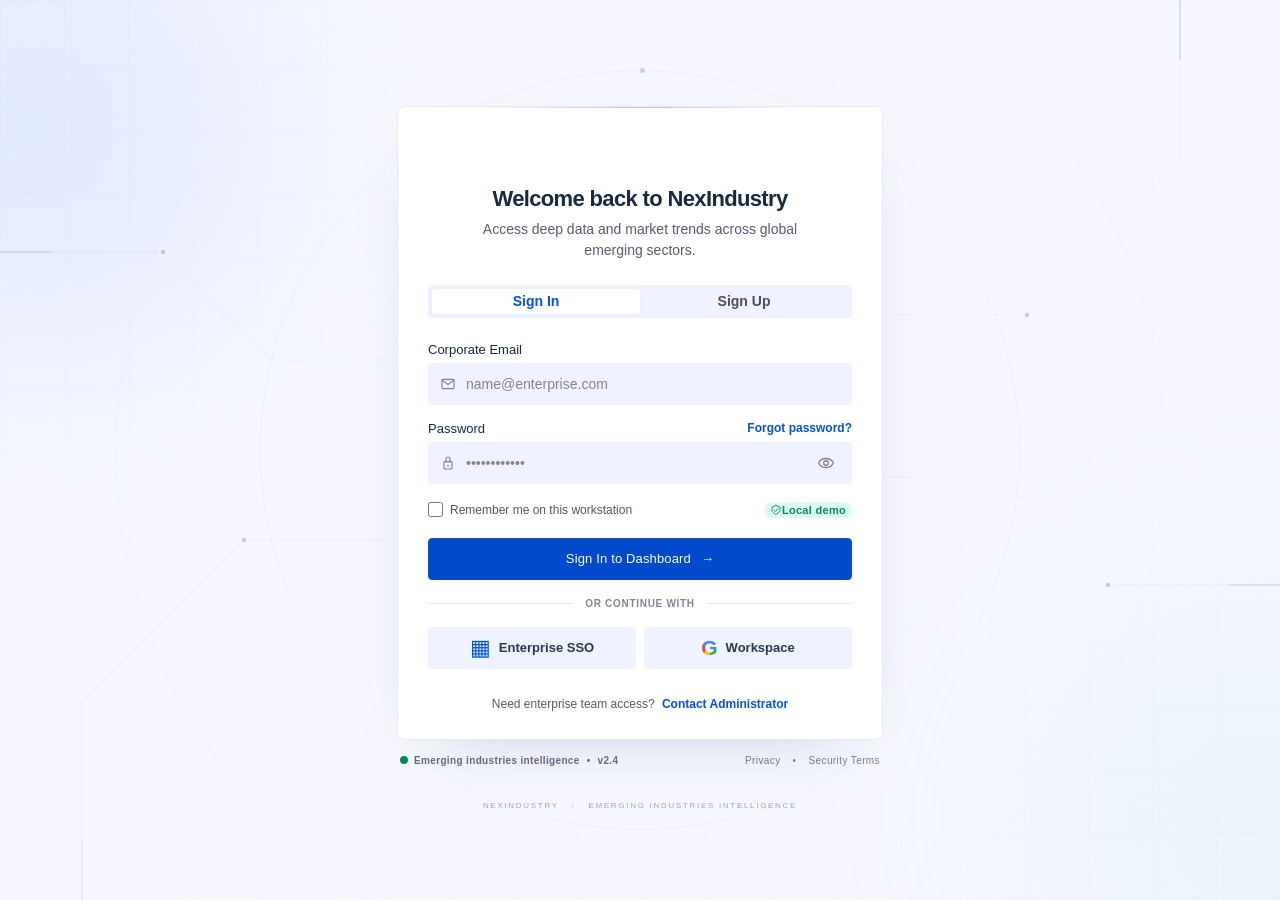
<file: index.html>
<!doctype html>
<html lang="en"><head><meta charset="utf-8"><meta name="viewport" content="width=device-width,initial-scale=1"><meta name="theme-color" content="#f7f8ff"><title>Sign in · NexIndustry</title><link rel="stylesheet" href="style.css"><link rel="stylesheet" href="motion.css"><script src="script.js" defer></script><script src="motion.js" defer></script></head>
<body><div class="ambient" aria-hidden="true"><div class="ambient-glow glow-one"></div><div class="ambient-glow glow-two"></div><div class="ambient-grid"></div><svg class="signal-map" viewBox="0 0 1440 1000" preserveAspectRatio="xMidYMid slice"><g class="signal-tracks"><path d="M0 280H190L310 400H490"/><path d="M1440 650H1240L1120 530H950"/><path d="M100 1000V780L280 600H440"/><path d="M1320 0V180L1150 350H1000"/></g><g class="signal-flow"><path d="M0 280H190L310 400H490"/><path d="M1440 650H1240L1120 530H950"/><path d="M100 1000V780L280 600H440"/><path d="M1320 0V180L1150 350H1000"/></g><g class="signal-nodes"><circle cx="190" cy="280" r="4"/><circle cx="1240" cy="650" r="4"/><circle cx="280" cy="600" r="4"/><circle cx="1150" cy="350" r="4"/></g></svg><div class="orbit orbit-one"></div><div class="orbit orbit-two"></div></div><main class="shell"><section class="card" aria-labelledby="heading"><div class="brand" aria-label="NexIndustry"><span></span><span></span><span></span></div><header><h1 id="heading">Welcome back to NexIndustry</h1><p id="subtitle">Access deep data and market trends across global<br class="desktop"> emerging sectors.</p></header><div class="tabs" role="tablist" aria-label="Account access"><button id="signin" role="tab" aria-controls="auth" aria-selected="true">Sign In</button><button id="signup" role="tab" aria-controls="auth" tabindex="-1" aria-selected="false">Sign Up</button></div><form id="auth" aria-label="Account access form" novalidate><div class="field" id="name-field" hidden><label for="name">Full Name</label><div class="input-wrap"><span class="icon">♙</span><input id="name" name="name" autocomplete="name" placeholder="Your full name" maxlength="100"></div></div><div class="field" id="email-field"><label for="email">Corporate Email</label><div class="input-wrap"><svg class="icon" viewBox="0 0 24 24"><rect x="3" y="5" width="18" height="14" rx="1"/><path d="m3 6 9 7 9-7"/></svg><input id="email" name="email" type="email" autocomplete="username" placeholder="name@enterprise.com" required></div></div><div class="field" id="password-field"><div class="label-row"><label for="password">Password</label><button type="button" class="text-link" id="forgot">Forgot password?</button></div><div class="input-wrap"><svg class="icon" viewBox="0 0 24 24"><rect x="6" y="10" width="12" height="11" rx="1"/><path d="M9 10V6a3 3 0 0 1 6 0v4m-3 5v2"/></svg><input id="password" name="password" type="password" autocomplete="current-password" placeholder="••••••••••••" required maxlength="256"><button type="button" id="toggle-password" aria-label="Show password"><svg viewBox="0 0 24 24"><path d="M2 12s3-6 10-6 10 6 10 6-3 6-10 6S2 12 2 12Z"/><circle cx="12" cy="12" r="3"/></svg></button></div><small id="password-help" hidden>Use at least 10 characters for a strong password.</small><div id="strength" class="strength" hidden><span></span><span></span><span></span><span></span></div></div><div class="field" id="confirm-field" hidden><label for="confirm-password">Confirm Password</label><div class="input-wrap"><svg class="icon" viewBox="0 0 24 24" aria-hidden="true"><rect x="6" y="10" width="12" height="11" rx="1"/><path d="M9 10V6a3 3 0 0 1 6 0v4m-3 5v2"/></svg><input id="confirm-password" type="password" autocomplete="new-password" placeholder="Re-enter your password" maxlength="256"></div></div><div class="options" id="options"><label class="remember"><input type="checkbox" id="remember"> <span>Remember me on this workstation</span></label><span class="secure"><svg viewBox="0 0 24 24"><path d="m12 3 8 3v6c0 5-8 9-8 9s-8-4-8-9V6l8-3Z"/><path d="m8 12 3 3 5-6"/></svg> Encrypted</span></div><p id="feedback" role="status" hidden></p><button class="primary" type="submit" id="submit"><span>Sign In to Dashboard</span><span aria-hidden="true">→</span></button></form><div id="alternatives"><div class="divider"><span>OR CONTINUE WITH</span></div><div class="providers"><button id="sso"><span class="building">▦</span> Enterprise SSO</button><button id="google"><span class="google">G</span> Workspace</button></div></div><p class="contact" id="contact">Need enterprise team access? <button class="text-link" id="admin">Contact Administrator</button></p><section id="dashboard" hidden><div class="welcome-icon">✓</div><p>You’re securely signed in.</p><p id="account"></p><button class="primary" id="logout">Sign Out <span>→</span></button></section></section><footer><span class="status"><i></i> Emerging industries intelligence <span class="dot">•</span> v2.4</span><nav><button id="privacy">Privacy</button><span>•</span><button id="terms">Security Terms</button></nav></footer><p class="local-note">NEXINDUSTRY <span>/</span> EMERGING INDUSTRIES INTELLIGENCE</p></main><dialog id="dialog"><button id="close-dialog" aria-label="Close dialog">×</button><h2 id="dialog-title"></h2><p id="dialog-body"></p></dialog></body></html>
</file>
<file: style.css>
:root{font-family:Inter,"Segoe UI",Arial,sans-serif;color:#172a42;background:#f7f8ff;font-synthesis:none;font-size:14px}*{box-sizing:border-box}body{margin:0;min-height:100svh;display:grid;place-items:center;background:radial-gradient(ellipse at 15% 15%,#eef2ff70,transparent 50%),#f7f8ff}.shell{width: min(100% - 40px,486px);padding:48px 0 24px}.card{background:white;border:1px solid #fff;border-radius:8px;padding:52px 30px 28px;box-shadow:0 4px 30px #243b7002;animation:arrive .65s cubic-bezier(.2,.7,.3,1) both}.brand{display:none}header{text-align:center;margin:26px 0 24px}h1{font-size:22px;letter-spacing:-.65px;line-height:1.3;margin:0 0 5px;font-weight:650}header p{color:#565b70;line-height:1.4;margin:0;font-size:14px}.tabs{display:flex;background:#eff3ff;border-radius:4px;padding:4px;margin-bottom:23px;gap:4px}.tabs button{width:50%;padding:4px;border:0;background:transparent;color:#484f60;border-radius:3px;font-weight:550}.tabs button[aria-selected=true]{color:#0053e5;background:#fff;box-shadow:0 1px 4px #2b4f8010}button,input{font:inherit}button{cursor:pointer;transition:background .2s,box-shadow .2s,transform .2s}button:focus-visible,input:focus-visible{outline:3px solid #7caaff;outline-offset:3px}.field{margin-bottom:16px;animation:arrive .3s ease}label{font-size:13px;font-weight:500}.label-row{display:flex;align-items:center;justify-content:space-between}.input-wrap{margin-top:6px;background:#eff3ff;border:1px solid transparent;border-radius:4px;display:flex;align-items:center;height:39px;padding:0 11px;gap:8px;transition:box-shadow .2s,border .2s}.input-wrap:focus-within{border-color:#7aa6fa;box-shadow:0 0 0 3px #0050d50b}.icon{width:16px;height:16px;color:#7d8495;flex-shrink:0}svg{fill:none;stroke:currentColor;stroke-width:1.7;stroke-linecap:round;stroke-linejoin:round}input:not([type=checkbox]){width:100%;min-width:0;border:0;outline:none;background:transparent;color:#172a42;height:100%;font-size:14px}input::placeholder{color:#808697}#toggle-password{padding:2px;display:flex;background:transparent;border:0;color:#7b8394}#toggle-password svg{width:18px;height:18px}.text-link{border:0;background:none;color:#0053df;padding:0;font-size:12px;font-weight:600}.text-link:hover{text-decoration:underline}.options{display:flex;justify-content:space-between;align-items:center;gap:8px;margin:18px 0 20px}.remember{display:flex;align-items:center;gap:7px;color:#50566a;font-size:12px;font-weight:400}.remember input{accent-color:#004bce;width:15px;height:15px;margin:0}.secure{display:flex;align-items:center;font-size:11px;font-weight:600;letter-spacing:.3px;color:#008965;background:#dcfbee;border-radius:20px;padding:2px 6px;white-space:nowrap}.secure svg{width:12px;height:12px}.primary{border:1px solid #0050d5;background:#004acb;color:white;border-radius:4px;width:100%;min-height:39px;display:flex;justify-content:center;align-items:center;gap:10px;font-size:13px;letter-spacing:.15px}.primary:hover{background:#003eae;box-shadow:0 5px 15px #004acb22;transform:translateY(-1px)}.primary:active{transform:translateY(0)}.primary:disabled{opacity:.65;cursor:wait}.divider{display:flex;align-items:center;gap:12px;margin:18px 0;font-size:10px;font-weight:600;letter-spacing:.7px;color:#80869a}.divider:before,.divider:after{content:"";height:1px;background:#dce6ff;flex:1}.providers{display:flex;gap:8px}.providers button{flex:1;background:#eff3ff;border:1px solid transparent;border-radius:4px;min-height:39px;display:flex;gap:8px;align-items:center;justify-content:center;font-size:13px;font-weight:550;color:#263951}.providers button:hover{background:#e5ecff;border-color:#d2dfff}.building{font-size:22px;color:#0052d8}.google{font-size:21px;font-weight:750;background:conic-gradient(#4285f4 0deg 100deg,#34a853 100deg 175deg,#fbbc05 175deg 230deg,#ea4335 230deg 290deg,#4285f4 290deg);background-clip:text;color:transparent}.contact{font-size:12px;color:#555b6d;text-align:center;margin:28px 0 0}.contact .text-link{margin-left:4px}footer{display:flex;align-items:center;justify-content:space-between;font-size:10px;letter-spacing:.35px;color:#737b90;margin:15px 3px;gap:10px}.status{display:flex;align-items:center;gap:6px;font-weight:600;color:#62697b}.status i{width:8px;height:8px;border-radius:50%;background:#00885d;box-shadow:0 0 0 0 #00885d20;animation:pulse 4s infinite}.dot{margin:0 1px}footer nav{display:flex;gap:12px;white-space:nowrap}footer button{border:0;background:none;color:inherit;font-size:10px;letter-spacing:.4px;padding:0}.local-note{text-align:center;font-size:8px;letter-spacing:1.7px;color:#9aa4ba;margin-top:35px}.local-note span{margin:0 9px;color:#b7c4de}small{display:block;color:#6a7387;font-size:11px;margin-top:6px}#feedback{font-size:12px;line-height:1.5;padding:10px 12px;border-radius:4px;color:#a52b38;background:#fff0f2}#feedback.success{color:#00795a;background:#e8faf3}#dashboard{text-align:center;color:#566176}#account{overflow-wrap:anywhere}.welcome-icon{margin:20px auto;background:#e1f9ee;color:#00865d;border-radius:50%;width:50px;height:50px;display:grid;place-items:center;font-size:26px}dialog{border:1px solid #e2e8f7;border-radius:12px;padding:32px;max-width:min(420px,90vw);color:#172a42;box-shadow:0 20px 80px #162a4425}dialog::backdrop{background:#142b4655;backdrop-filter:blur(4px)}dialog h2{font-size:20px;margin-top:0}dialog p{color:#596477;line-height:1.7;font-size:14px}#close-dialog{position:absolute;right:10px;top:8px;border:0;background:none;font-size:24px;color:#778196}[hidden]{display:none!important}@keyframes arrive{from{opacity:0;transform:translateY(12px)}to{opacity:1;transform:translateY(0)}}@keyframes pulse{50%{box-shadow:0 0 0 4px #00885d08}}@media(min-width:900px){.shell{width:486px}.card{padding-top:52px}}@media(max-width:420px){.shell{width:calc(100% - 24px);padding-top:24px}.card{padding:30px 20px 25px}h1{font-size:20px}header{margin-top:20px}.remember{font-size:11px}footer{font-size:9px;flex-wrap:wrap;justify-content:center;gap:12px}.contact{line-height:1.8}.desktop{display:none}}@media(prefers-reduced-motion:reduce){*,*:before,*:after{animation:none!important;transition:none!important}}
/* Quiet motion and precise enterprise styling. */
body{background:radial-gradient(ellipse at 15% 10%,#eaf0ff80,transparent 55%),#f7f8ff}
.card{border:1px solid #edf0f980;box-shadow:0 12px 44px -28px #193b7130;overflow:hidden}
header{min-height:63px}header p{max-width:350px;margin-inline:auto;line-height:1.5}
.tabs{position:relative;isolation:isolate;gap:0;height:33px}
.tabs:before{content:"";position:absolute;z-index:-1;left:4px;top:4px;bottom:4px;width:calc(50% - 4px);border-radius:3px;background:#fff;box-shadow:0 1px 4px #2b4f8010;transition:transform .32s cubic-bezier(.22,1,.36,1)}
.tabs.is-signup:before{transform:translateX(100%)}
.tabs button{position:relative;transition:color .22s;background:transparent!important;box-shadow:none!important}
.tabs button:hover{color:#0053df}
.input-wrap{height:42px;transition:background .2s,border-color .2s,box-shadow .2s}
.input-wrap:hover{background:#eaf0ff}
.input-wrap:focus-within{background:#f5f8ff;border-color:#85aaff;box-shadow:0 0 0 3px #0050d510}
.input-wrap:focus-within .icon{color:#0053df}
.input-wrap input:focus-visible{outline:none}
#toggle-password{min-width:28px;min-height:30px;align-items:center;justify-content:center;border-radius:4px}
#toggle-password:hover{background:#dfe8ff;color:#0053df}
.primary{min-height:42px;position:relative;overflow:hidden;transition:background .2s,box-shadow .2s,transform .2s}
.primary>span:last-child{transition:transform .22s}
.primary:hover>span:last-child{transform:translateX(3px)}
.primary[aria-busy=true]{color:#ffffffa0;cursor:wait}
.primary[aria-busy=true]>span:last-child{font-size:0;width:14px;height:14px;border:2px solid #ffffff55;border-top-color:#fff;border-radius:50%;animation:spin .7s linear infinite}
.providers button{min-height:42px;transition:background .2s,border-color .2s,transform .2s}
.providers button:hover{transform:translateY(-1px)}
.providers button:active{transform:translateY(0)}
.remember{cursor:pointer}.remember input{cursor:pointer;transition:box-shadow .2s}.remember input:checked{box-shadow:0 0 0 3px #0053df0c}
.strength{display:flex;gap:4px;margin-top:8px}.strength span{height:3px;flex:1;background:#e8edf7;border-radius:4px;transition:background .25s}
.strength[data-level="1"] span:first-child{background:#d38c45}
.strength[data-level="2"] span:nth-child(-n+2){background:#6a96e8}
.strength[data-level="3"] span:nth-child(-n+3){background:#279b88}
.strength[data-level="4"] span{background:#008c68}
#feedback:not([hidden]){animation:arrive .22s ease-out}
#dashboard .welcome-icon{animation:success-in .45s cubic-bezier(.2,.8,.3,1.2) both}
footer{animation:arrive .6s .18s ease both}footer button:hover{color:#0053df}
.local-note{animation:arrive .6s .25s ease both}
dialog[open]{animation:arrive .22s ease-out}dialog[open]::backdrop{animation:backdrop-in .2s ease-out}
#close-dialog{min-width:32px;min-height:32px;border-radius:5px}#close-dialog:hover{background:#eff3ff;color:#0053df}
@keyframes spin{to{transform:rotate(360deg)}}
@keyframes success-in{from{opacity:0;transform:scale(.8)}to{opacity:1;transform:scale(1)}}
@keyframes backdrop-in{from{opacity:0}to{opacity:1}}
@media(max-width:420px){.card{padding-inline:20px}.options{flex-wrap:wrap;row-gap:10px}header p{font-size:13px}.providers button{font-size:12px}.local-note{font-size:7px;letter-spacing:1.1px}}
@media(prefers-reduced-motion:reduce){*,*:before,*:after{animation:none!important;transition:none!important;scroll-behavior:auto!important}}
/* Ambient industry signals frame the task without competing with it. */
body{isolation:isolate;overflow-x:hidden}.shell{position:relative;z-index:1}
.ambient{position:fixed;inset:0;overflow:hidden;pointer-events:none;z-index:-1;background:#f7f8ff}
.ambient-glow{position:absolute;width:55vw;height:55vw;min-width:380px;min-height:380px;border-radius:50%;filter:blur(60px);will-change:transform}
.glow-one{left:-25%;top:-25%;background:radial-gradient(circle,#cad9ff90,transparent 68%);animation:glow-drift 22s ease-in-out infinite alternate}
.glow-two{right:-25%;bottom:-30%;background:radial-gradient(circle,#c7ede84d,transparent 65%);animation:glow-drift 26s -10s ease-in-out infinite alternate-reverse}
.ambient-grid{position:absolute;inset:0;background-image:linear-gradient(#5279bc08 1px,transparent 1px),linear-gradient(90deg,#5279bc08 1px,transparent 1px);background-size:64px 64px;mask-image:radial-gradient(ellipse at center,transparent 25%,#000 90%)}
.signal-map{position:absolute;inset:0;width:100%;height:100%;fill:none;stroke-width:1}
.signal-tracks{stroke:#789bd51c}.signal-flow{stroke:#5288df65;stroke-dasharray:65 800;animation:signal-travel 18s linear infinite}
.signal-flow path:nth-child(2){animation-delay:-7s;stroke:#4d9b9a55}.signal-flow path:nth-child(3){opacity:.5}
.signal-nodes{fill:#82a4dd;stroke:#f7f8ff;stroke-width:3;opacity:.5}
.orbit{position:absolute;border:1px solid #7c9ed815;border-radius:50%;width:760px;height:760px;left:calc(50% - 380px);top:calc(50% - 380px);animation:orbit-turn 80s linear infinite}
.orbit:after{content:"";position:absolute;width:5px;height:5px;border-radius:50%;background:#8aace480;left:50%;top:-3px;box-shadow:0 0 12px #8aace440}
.orbit-two{width:1050px;height:1050px;left:calc(50% - 525px);top:calc(50% - 525px);animation-duration:110s;animation-direction:reverse;opacity:.5}
.card{position:relative;isolation:isolate;border-color:#e4eafa;box-shadow:0 24px 70px -38px #183b7140,0 2px 12px #193b7104;animation:card-reveal .9s cubic-bezier(.16,1,.3,1) both}
.card:before{content:"";position:absolute;inset:0;z-index:-1;pointer-events:none;border-radius:inherit;background:radial-gradient(350px circle at var(--light-x,50%) var(--light-y,0%),#edf3ff65,transparent 75%);opacity:0;transition:opacity .5s}
.card:after{content:"";position:absolute;left:15%;right:15%;top:0;height:1px;pointer-events:none;background:linear-gradient(90deg,transparent,#88acf4b0,transparent);transform-origin:center;animation:edge-reveal 1.2s .2s cubic-bezier(.2,.8,.3,1) both}
.card header{animation:content-reveal .7s .16s both}.tabs{animation:content-reveal .7s .23s both}
#auth>.field{animation:content-reveal .65s both}#email-field{animation-delay:.30s!important}#password-field{animation-delay:.37s!important}
.options{animation:content-reveal .65s .43s both}#submit{animation:content-reveal .65s .48s both}
#alternatives{animation:content-reveal .65s .55s both}.contact{animation:content-reveal .65s .61s both}
.primary:before{content:"";position:absolute;inset:0;pointer-events:none;background:linear-gradient(110deg,transparent 15%,#ffffff20 45%,transparent 75%);transform:translateX(-120%);transition:transform .65s cubic-bezier(.2,.7,.3,1)}
.primary:hover:before{transform:translateX(120%)}
.primary>span:last-child:not(.click-wave){transition:transform .25s}
.primary:hover>span:last-child:not(.click-wave){transform:translateX(4px)}
.providers button{position:relative;overflow:hidden}
.click-wave{position:absolute!important;pointer-events:none;border-radius:50%;background:currentColor;z-index:2}
.input-wrap{position:relative}.input-wrap:after{content:"";position:absolute;bottom:-1px;left:10%;right:10%;height:2px;background:linear-gradient(90deg,transparent,#477fe8,transparent);transform:scaleX(0);opacity:0;transition:transform .35s,opacity .35s;pointer-events:none}
.input-wrap:focus-within:after{transform:scaleX(1);opacity:.65}
.remember input:checked{animation:check-settle .3s ease}
.motion-paused .ambient *{animation-play-state:paused!important}
@media(hover:hover) and (pointer:fine){.card:hover:before{opacity:1}}
@keyframes card-reveal{from{opacity:0;transform:translateY(22px) scale(.985)}to{opacity:1;transform:translateY(0) scale(1)}}
@keyframes content-reveal{from{opacity:0;transform:translateY(9px)}to{opacity:1;transform:translateY(0)}}
@keyframes edge-reveal{from{transform:scaleX(0);opacity:0}to{transform:scaleX(1);opacity:1}}
@keyframes glow-drift{to{transform:translate(10vw,8vh) scale(1.15)}}
@keyframes signal-travel{to{stroke-dashoffset:-865}}
@keyframes orbit-turn{to{transform:rotate(360deg)}}
@keyframes check-settle{50%{transform:scale(1.15)}}
@media(max-width:600px){.signal-map,.orbit-two{display:none}.ambient-glow{filter:blur(35px)}.ambient-grid{opacity:.5}.orbit-one{opacity:.5}.card{animation-duration:.65s}}
@media(prefers-reduced-motion:reduce){*,*:before,*:after{animation:none!important;transition:none!important}.ambient-glow{will-change:auto}.signal-flow{stroke-dasharray:none;opacity:.2}.card:before{display:none}}
</file>
<file: motion.css>
@view-transition{navigation:auto}
::view-transition-old(root){animation:route-out .18s ease both}
::view-transition-new(root){animation:route-in .34s cubic-bezier(.2,.8,.2,1) both}
.workspace{animation:workspace-enter .4s cubic-bezier(.2,.75,.3,1) both}
.reading-progress{position:fixed;z-index:1000;inset:0 auto auto 0;width:100%;height:2px;background:linear-gradient(90deg,#2460e7,#00a984);transform:scaleX(0);transform-origin:left center;pointer-events:none;will-change:transform}
.motion-spotlight{background-position:center;background-repeat:no-repeat;transition:background-image .2s ease,box-shadow .25s ease,border-color .25s ease}
.motion-spotlight:hover{background-image:radial-gradient(240px circle at var(--motion-x,50%) var(--motion-y,50%),#93b7ff12,transparent 76%)}
.motion-reveal{opacity:0;transform:translateY(10px);transition:opacity .55s cubic-bezier(.2,.7,.25,1),transform .55s cubic-bezier(.2,.7,.25,1);transition-delay:calc(var(--motion-index,0)*45ms)}
.motion-reveal.motion-in{opacity:1;transform:translateY(0)}
.motion-ripple-host{position:relative;isolation:isolate;overflow:hidden}
.motion-ripple{position:absolute;z-index:-1;display:block;width:var(--ripple-size);height:var(--ripple-size);left:var(--ripple-x);top:var(--ripple-y);border-radius:50%;background:currentColor;opacity:.16;transform:scale(0);pointer-events:none;animation:motion-ripple .58s cubic-bezier(.2,.7,.3,1) forwards}
.motion-ripple-host:active{transform:translateY(0) scale(.985)}
@keyframes workspace-enter{from{opacity:0}to{opacity:1}}
@keyframes route-in{from{opacity:0;filter:blur(3px)}to{opacity:1;filter:blur(0)}}
@keyframes route-out{to{opacity:0;filter:blur(2px)}}
@keyframes motion-ripple{to{opacity:0;transform:scale(1)}}
@media(prefers-reduced-motion:reduce){
 html{scroll-behavior:auto!important}
 .workspace{animation:none!important}
 .motion-reveal,.motion-reveal.motion-in{opacity:1;transform:none;transition:none}
 .reading-progress{display:none}
 ::view-transition-old(root),::view-transition-new(root){animation:none}
}
@media(max-width:800px){
 body.mobile-nav-open{overflow:hidden}
 body.mobile-nav-open:before{content:"";position:fixed;inset:64px 0 0;z-index:19;background:#142b4655;backdrop-filter:blur(2px)}
 .sidebar{top:64px;bottom:0;width:min(280px,86vw);padding:22px 14px max(24px,env(safe-area-inset-bottom));z-index:20;overflow-y:auto;overscroll-behavior:contain}
 .sidebar .nav-item{min-height:44px}
}
@media(max-width:650px){
 main{min-width:0;padding-left:max(14px,env(safe-area-inset-left));padding-right:max(14px,env(safe-area-inset-right));padding-bottom:max(18px,env(safe-area-inset-bottom))}
 .topbar{gap:8px;padding-left:max(12px,env(safe-area-inset-left));padding-right:max(12px,env(safe-area-inset-right))}
 .search{flex:1;min-width:0;max-width:none}
 .search input{min-width:0}
 .topbar-right{flex-shrink:0}
 .topbar .icon-button,.topbar .avatar{width:40px;min-width:40px;height:40px;min-height:40px}
 .button{min-height:42px}
 .right-column{display:flex;flex-direction:column}
 .table-scroll{overscroll-behavior-x:contain;scrollbar-width:thin}
 dialog{max-width:calc(100vw - 24px);max-height:calc(100svh - 32px);overflow:auto;padding:20px}
 .toast{left:50%;bottom:max(16px,env(safe-area-inset-bottom));max-width:calc(100vw - 28px);text-align:center}
 .page-footer{padding-bottom:env(safe-area-inset-bottom)}
}
@media(max-width:560px){
 .catalog-grid{grid-template-columns:minmax(0,1fr)}
 .industry-card-content{padding:19px 16px 15px}
 .industry-card h2{font-size:16px}
 .industry-description{font-size:11px}
 .tags span{font-size:8px}
 .tier{font-size:8px}
 .card-metrics strong{font-size:14px}
 .card-metrics small{font-size:8px}
 .card-metrics .risk-value{font-size:9px}
}
@media(max-width:520px){
 .right-column{gap:14px}
 .sectors{grid-template-columns:minmax(0,1fr)}
 .sector-panel,.opportunities-panel{padding:17px 14px}
 .section-heading{align-items:flex-start}
 .legend{flex-wrap:wrap;white-space:normal}
 .catalog-toolbar{align-items:stretch}
 .catalog-toolbar>select{min-width:0}
 .comparison-actions{width:100%;flex-wrap:wrap}
 .comparison-actions .button{flex:1}
 .hero-copy h1{font-size:clamp(24px,7vw,29px)}
 .detail-number{font-size:clamp(22px,6vw,26px)}
 .applications-grid{grid-template-columns:minmax(0,1fr)}
 .application-card{padding:17px}
 .application-card h3{font-size:16px}
 .application-card>p{font-size:12px}
 .application-image{aspect-ratio:1.65}
 .application-metric span{font-size:9px}
 .application-metric strong{font-size:10px}
 .trend-metric{min-width:0}
 .settings-tabs{scroll-snap-type:x proximity;scrollbar-width:none}
 .settings-tabs::-webkit-scrollbar{display:none}
 .settings-tab{min-height:40px;scroll-snap-align:start}
 .profile-identity{overflow-wrap:anywhere}
 .form-grid input,.form-grid select{height:42px;font-size:10px}
 .form-actions .button,.signout-actions .button{min-height:42px}
}
@media(max-width:420px){
 .topbar{gap:5px;padding-inline:10px}
 .topbar-right{gap:2px}
 .topbar .icon-button,.topbar .avatar{width:36px;min-width:36px;height:36px;min-height:36px}
 .search{gap:5px;padding-inline:7px}
 .search input{font-size:9px}
 .applications-grid{grid-template-columns:minmax(0,1fr)}
}
@media(prefers-reduced-motion:reduce){
 body.mobile-nav-open:before{backdrop-filter:none}
}
</file>
<file: dashboard.css>
:root{font-family:Inter,"Segoe UI",Arial,sans-serif;color:#192c45;background:#f7f8fd;font-synthesis:none;font-size:13px;--blue:#2560ef;--muted:#7c8499;--line:#e9eef8}*{box-sizing:border-box}body{margin:0}button,input,select{font:inherit}button,a,select{-webkit-tap-highlight-color:transparent}button{cursor:pointer}button{transition:background .2s,transform .2s,box-shadow .2s}button:focus-visible,a:focus-visible,input:focus-visible,select:focus-visible{outline:3px solid #99b6ff;outline-offset:3px}svg{width:18px;height:18px;fill:none;stroke:currentColor;stroke-width:1.6;stroke-linecap:round;stroke-linejoin:round}.sidebar{width:218px;background:white;position:fixed;inset:0 auto 0 0;padding:24px 14px;display:flex;flex-direction:column;border-right:1px solid #f0f2f8;z-index:20}.brand{font-size:17px;font-weight:750;letter-spacing:-.5px;text-decoration:none;color:#192c45;display:flex;align-items:center;justify-content:center;gap:8px;margin:0 0 40px}.brand-mark{background:#2560ef;color:#fff;font-size:13px;width:23px;height:24px;border-radius:6px;display:grid;place-items:center}.nav-label{font-size:9px;letter-spacing:.9px;color:#8a91a4;font-weight:650;padding:0 8px;margin-bottom:8px}.nav-item{width:100%;border:0;background:transparent;border-radius:4px;display:flex;align-items:center;gap:10px;text-align:left;padding:11px 12px;font-size:12px;color:#596277;margin-bottom:4px;font-weight:550}.nav-item span{font-size:17px;line-height:1}.nav-item:hover{background:#f0f4ff;color:var(--blue)}.nav-item.active{background:var(--blue);color:white;box-shadow:0 4px 12px #2560ef18}.sidebar-bottom{margin-top:auto}.demo-label{font-size:8px;letter-spacing:1px;display:flex;align-items:center;gap:5px;color:#929bad;padding:0 12px;margin-bottom:18px}.demo-label i{width:5px;height:5px;background:#2dba8e;border-radius:50%}.workspace{margin-left:218px}.topbar{height:64px;position:sticky;top:0;background:#ffffffed;backdrop-filter:blur(14px);z-index:10;border-bottom:1px solid #edf0f7;display:flex;align-items:center;justify-content:space-between;padding:0 28px;gap:16px}.search{display:flex;align-items:center;gap:9px;background:#f7f8fd;padding:9px 12px;width:min(490px,48%);border-radius:4px;color:#8a93a7;border:1px solid transparent;transition:border-color .2s,box-shadow .2s}.search:focus-within{border-color:#b3c8ff;box-shadow:0 0 0 3px #2560ef08}.search input{border:0;outline:0;background:transparent;width:100%;color:#263b57;font-size:11px}.search input::placeholder{color:#8a93a7}kbd{font-size:10px;color:#a8afbf;border:1px solid #e3e7f1;border-radius:3px;padding:0 4px}.topbar-right{display:flex;align-items:center;gap:18px}.market-pill{font-size:10px;color:#00845f;background:#dcfbef;border-radius:20px;padding:4px 8px;font-weight:650;white-space:nowrap}.icon-button{border:0;background:transparent;color:#526077;display:inline-flex;align-items:center;justify-content:center;width:30px;height:30px;border-radius:5px}.icon-button:hover{background:#edf2ff}.notification{position:relative}.notification i{position:absolute;width:5px;height:5px;background:#f36a75;right:6px;top:5px;border-radius:50%;border:1px solid white}.avatar{border:2px solid #e6edfa;background:linear-gradient(135deg,#d8e7f4,#bbd2cf);color:#2d4857;width:31px;height:31px;border-radius:50%;font-size:10px;font-weight:750}#menu{display:none}main{max-width:1440px;margin:auto;padding:25px 28px 18px}.page-heading{display:flex;align-items:center;justify-content:space-between;gap:18px;margin-bottom:22px}h1{font-size:26px;letter-spacing:-.85px;line-height:1.25;margin:0 0 6px;font-weight:720}h2{font-size:14px;margin:0;font-weight:650;letter-spacing:-.15px}.update-pill{font-size:9px;display:inline-flex;align-items:center;gap:4px;background:#e8efff;color:#5d76a7;padding:2px 5px;border-radius:3px}.update-pill i,.outlook i,.live-label i,.page-footer i{width:5px;height:5px;border-radius:50%;display:inline-block;background:#2870f2}.subtitle{font-size:11px;color:#70798e;margin:5px 0 0;line-height:1.5}.heading-actions{display:flex;gap:8px;flex-shrink:0}.button{border:0;display:inline-flex;align-items:center;justify-content:center;gap:6px;padding:9px 12px;border-radius:4px;font-size:10px;font-weight:600;white-space:nowrap}.primary{background:var(--blue);color:white}.primary:hover{background:#164fda;box-shadow:0 4px 12px #2560ef25;transform:translateY(-1px)}.secondary{background:white;color:#5b6881;border:1px solid #edf1f8}.secondary:hover{background:#edf3ff}.metrics{display:grid;grid-template-columns:repeat(4,minmax(0,1fr));gap:16px;margin-bottom:20px}.panel{background:#fff;border:1px solid #f0f2f8;border-radius:6px}.metric{position:relative;overflow:hidden;min-height:165px;padding:22px 20px;display:flex;flex-direction:column;transition:transform .25s,box-shadow .25s}.metric:hover{transform:translateY(-3px);box-shadow:0 12px 26px -15px #2e5ba82a}.metric-top{display:flex;justify-content:space-between;gap:5px;margin-bottom:17px}.metric h2{font-size:9px;line-height:1.4;text-transform:uppercase;letter-spacing:.7px;color:#8a90a3}.metric-top>span{font-size:17px;color:#8d95ac}.metric-value{font-size:29px;font-weight:730;line-height:1.02;letter-spacing:-.8px;font-variant-numeric:tabular-nums}.metric-value.capital{margin-top:auto;white-space:nowrap}.metric-value small{font-size:24px}.metric-value .out-of{font-size:17px;font-weight:450;color:#697287;letter-spacing:0}.metric p{font-size:10px;color:#7b8498;line-height:1.25;margin:8px 0 0;display:flex;gap:7px;align-items:center}.metric .metric-note{color:#586176;font-size:11px;max-width:150px}.badge{font-size:9px;font-weight:650;border-radius:2px;padding:3px 5px;display:inline-block}.positive{background:#c5f9e5;color:#008560}.metric .outlook{color:#263a52;font-weight:600;font-size:10px;gap:4px}.outlook i{background:#008860}.mini-line{position:absolute;bottom:0;height:2px;left:0;right:0;background:linear-gradient(90deg,#2560ef30,transparent);transform:scaleX(0);transform-origin:left;transition:transform .35s}.metric:hover .mini-line{transform:scaleX(1)}.content-grid{display:grid;grid-template-columns:minmax(0,2.08fr) minmax(230px,1fr);gap:20px}.main-column,.right-column{display:flex;flex-direction:column;gap:20px;min-width:0}.sector-panel,.opportunities-panel{padding:22px 20px}.section-heading{display:flex;justify-content:space-between;align-items:center;gap:12px;margin-bottom:21px}.eyebrow{text-transform:uppercase;color:#8b92a4;font-size:9px;letter-spacing:.7px;font-weight:650;margin:0 0 4px}.legend{display:flex;gap:9px;color:#69738a;font-size:9px;white-space:nowrap}.legend span{display:flex;align-items:center;gap:4px}.legend i{width:6px;height:6px;border-radius:1px;background:var(--blue)}.legend span+span i{background:#d8e4ff}.sectors{display:grid;grid-template-columns:1fr 1fr;gap:24px 28px}.sector-title{display:flex;align-items:center;justify-content:space-between;gap:8px;font-size:11px;font-weight:650;margin-bottom:6px}.sector-title button{border:0;padding:0;background:transparent;color:inherit;text-align:left;font-weight:650}.sector-title button:hover{color:var(--blue)}.sector-title strong{font-size:10px;white-space:nowrap}.bar{height:5px;background:#d9e4ff;border-radius:3px;overflow:hidden}.bar span{height:100%;display:block;background:linear-gradient(90deg,#2560ef,#5281ff);border-radius:3px;width:var(--bar);transform-origin:left;animation:bar-grow 1s cubic-bezier(.22,1,.36,1) both}.sector:nth-child(2) .bar span{background:#19a980}.sector:nth-child(5) .bar span{background:#d6a33a}.sector-meta{display:flex;justify-content:space-between;gap:4px;font-size:9px;color:#8a92a5;margin-top:7px}.table-scroll{overflow:auto}table{width:100%;border-collapse:collapse;text-align:left;min-width:480px}th{background:#eff3ff;text-transform:uppercase;color:#626b81;font-size:8px;letter-spacing:.5px;padding:11px 12px;line-height:1.5;font-weight:700}td{padding:17px 12px;border-bottom:1px solid #e4ecfc;font-size:10px;color:#34455f;line-height:1.3}tbody tr:last-child td{border-bottom:0}tbody tr{transition:background .2s}tbody tr:hover{background:#f9fbff}td:first-child{width:25%}td strong{display:block;font-size:10px;font-weight:650}td small{display:block;font-size:9px;color:#8a92a4;margin-top:3px;max-width:110px}.sector-tag{display:inline-block;background:#e9f0ff;color:#4c6286;padding:3px 5px;font-size:9px;font-weight:600;border-radius:2px}.velocity{display:inline-block;font-size:9px;font-weight:600;padding:3px 5px;border-radius:2px}.velocity.high{background:#c8fae6;color:#008961}.velocity.expanding{background:#e0eaff;color:#3d7be8}.velocity.monitoring{background:#e9effb;color:#7184ab}.action{border:0;background:transparent;color:#2262e9;padding:0;text-align:left;font-weight:550;font-size:10px;line-height:1.4}.action:hover{text-decoration:underline}.text-button{border:0;background:transparent;color:#2560ef;font-weight:600;font-size:10px;padding:3px 0}.text-button:hover{text-decoration:underline}.highlights,.market-shifts{padding:21px 19px}.highlights h2{display:flex;align-items:center;gap:5px}.blue{color:#2560ef;font-size:20px;line-height:1}.section-description{font-size:11px;color:#7a8294;line-height:1.5;margin:14px 0}.highlights ol{list-style:none;counter-reset:highlights;margin:0;padding:0}.highlights li{counter-increment:highlights;display:flex;gap:8px;margin-top:15px}.highlights li:before{content:'0' counter(highlights);font-size:9px;font-weight:700;background:#e9efff;color:#2763eb;height:20px;min-width:20px;border-radius:3px;display:grid;place-items:center}.highlights li button{border:0;background:transparent;text-align:left;padding:0;line-height:1.4;color:#6b7386}.highlights li button strong{font-size:11px;display:block;color:#35455f;font-weight:650}.highlights li button span{font-size:11px;display:block}.highlights li button:hover strong{color:var(--blue)}.market-shifts .section-heading{margin-bottom:12px}.live-label{display:flex;align-items:center;gap:4px;font-size:9px;color:#8a92a4;white-space:nowrap}.live-label i{background:#15a77b;width:4px;height:4px}.shift{padding:9px 0;border-bottom:1px solid #edf0f8;display:flex;justify-content:space-between;align-items:flex-start;gap:8px}.shift:last-child{border:0;padding-bottom:0}.shift strong{display:block;font-size:10px;font-weight:650;color:#526078}.shift small{display:block;font-size:9px;color:#9299aa;margin-top:2px}.shift .badge{white-space:nowrap;font-size:9px}.negative{background:#fff0f0;color:#e26370}.dossier{background:#e6eeff;border:1px solid #e2ebff;border-radius:6px;padding:22px 19px}.dossier-title{display:flex;gap:9px;align-items:center}.dossier-icon{background:#2560ef;color:white;border-radius:4px;min-width:30px;height:35px;display:grid;place-items:center;font-size:19px}.dossier-title p{font-size:10px;color:#72809c;margin:3px 0 0}.dossier>p{font-size:11px;color:#6c7b95;line-height:1.5;margin:17px 0}.dossier>button{background:#fff;color:#2560ef;border:0;border-radius:3px;padding:10px;width:100%;font-size:11px;font-weight:650;display:flex;justify-content:center;gap:8px}.dossier>button:hover{box-shadow:0 4px 12px #2560ef12}.dossier>button span{transition:transform .2s}.dossier>button:hover span{transform:translateX(4px)}.page-footer{display:flex;justify-content:space-between;gap:10px;margin-top:22px;font-size:9px;color:#969fb0}.page-footer>span:first-child{display:flex;gap:5px;align-items:center}.page-footer i{background:#a0aec5;width:4px;height:4px}.filter-panel{display:flex;align-items:center;gap:12px;background:#fff;border:1px solid #e4eafa;border-radius:5px;padding:12px 16px;margin-bottom:18px;font-size:11px}.filter-panel label{font-weight:650}.filter-panel select{border:1px solid #dde5f5;padding:7px;border-radius:4px;color:#4d5d77;background:#f9fbff;max-width:100%}#result-count{margin-left:auto;color:#8993a9;font-size:10px}.empty{text-align:center;color:#8a93a7;font-size:12px;padding:24px 0}.mobile-eyebrow{display:none}dialog{width:min(540px,calc(100% - 32px));border:1px solid #e3eafa;border-radius:10px;padding:26px;color:#263b57;box-shadow:0 28px 90px #17375930}dialog::backdrop{background:#142c4b55;backdrop-filter:blur(5px)}.dialog-heading{display:flex;justify-content:space-between;align-items:center;gap:15px}.dialog-heading h2{font-size:19px}#dialog-content{font-size:13px;line-height:1.7;color:#6a778f;margin:12px 0 22px}#dialog-content p{margin:10px 0}.toast{position:fixed;bottom:24px;left:calc(50% + 109px);transform:translateX(-50%);padding:12px 20px;background:#193953;color:white;border-radius:6px;box-shadow:0 10px 30px #15364c22;font-size:12px;z-index:50;max-width:90vw}[hidden]{display:none!important}
/* Motion follows the dashboard hierarchy and keeps values legible. */
.page-heading{animation:reveal .6s .04s both}.metric{animation:reveal .65s calc(var(--index,0)*65ms + 100ms) both}.sector-panel{animation:reveal .65s .22s both}.opportunities-panel{animation:reveal .65s .3s both}.highlights{animation:reveal .65s .28s both}.market-shifts{animation:reveal .65s .36s both}.dossier{animation:reveal .65s .44s both}.filter-panel:not([hidden]),dialog[open],.toast{animation:fade-in .25s ease both}.update-pill i{animation:signal 3s infinite}.primary{position:relative;overflow:hidden}.primary:after{content:"";position:absolute;inset:0;background:linear-gradient(110deg,transparent,#ffffff22,transparent);transform:translateX(-110%);transition:transform .6s}.primary:hover:after{transform:translateX(110%)}@keyframes reveal{from{opacity:0;transform:translateY(12px)}to{opacity:1;transform:translateY(0)}}@keyframes fade-in{from{opacity:0}to{opacity:1}}@keyframes bar-grow{from{transform:scaleX(0)}to{transform:scaleX(1)}}@keyframes signal{50%{box-shadow:0 0 0 3px #2870f215}}
@media(min-width:1500px){main{padding-top:34px}.metrics{gap:22px}.metric{min-height:185px}.content-grid{gap:24px}}
@media(max-width:1200px){.sidebar{width:185px}.workspace{margin-left:185px}.brand{font-size:15px}.topbar{padding-inline:22px}main{padding:22px}.page-heading{align-items:flex-start;flex-wrap:wrap}.heading-actions{margin-top:0}h1{font-size:24px}.metric{padding:18px 14px}.metric-value{font-size:26px}.metric-value small{font-size:20px}.legend{font-size:8px;gap:5px}.sector-panel,.opportunities-panel{padding:20px 16px}.sectors{gap:23px 20px}.sector-title{font-size:10px}.sector-meta{font-size:8px}.toast{left:calc(50% + 92px)}}
@media(max-width:1000px){.content-grid{grid-template-columns:minmax(0,1fr) 235px;gap:16px}.section-heading{flex-wrap:wrap;gap:9px}.metrics{gap:10px}.metric h2{font-size:8px}.metric-value{font-size:24px}.metric-value small{font-size:18px}.metric p{font-size:9px}.sectors{grid-template-columns:1fr}.market-pill{font-size:9px}.topbar-right{gap:10px}}
@media(max-width:800px){.sidebar{transform:translateX(-100%);transition:transform .3s;box-shadow:15px 0 50px #1d3a6015;width:218px}.sidebar.open{transform:translateX(0)}.workspace{margin-left:0}.topbar{padding:0 16px}#menu{display:flex;flex-shrink:0}.search{width:100%;max-width:420px}.topbar-right{margin-left:auto}.market-pill{display:none}main{padding:22px 18px}.sectors{grid-template-columns:1fr 1fr}.toast{left:50%}.content-grid{grid-template-columns:minmax(0,1fr) 240px}.metrics{gap:12px}.metric{min-height:158px}.metric-value{font-size:26px}.metric h2{font-size:8px}}
@media(max-width:650px){h1{font-size:23px}.mobile-eyebrow{display:block}.page-heading{gap:16px}.heading-actions{width:100%}.heading-actions .button{flex:1;padding-block:11px}.metrics{grid-template-columns:1fr 1fr}.metric{min-height:160px;padding:18px}.metric h2{font-size:9px}.metric-value{font-size:29px}.metric-value small{font-size:23px}.content-grid{grid-template-columns:1fr}.right-column{display:grid;grid-template-columns:1fr 1fr;align-items:start;gap:16px}.highlights{grid-row:span 2}.dossier,.highlights,.market-shifts{padding:18px 15px}.right-column h2{font-size:12px}.live-label{font-size:8px}.sectors{gap:23px 24px}.sector-title{font-size:11px}.sector-meta{font-size:9px}.topbar{gap:8px}.topbar-right{gap:6px}.search{padding:8px}.search input{font-size:10px}.search kbd{display:none}.page-footer{flex-wrap:wrap;line-height:1.6}.filter-panel{flex-wrap:wrap}.filter-panel select{flex:1}#result-count{width:100%;margin-left:0}.section-heading .legend{font-size:9px}.sidebar{top:64px}.brand{margin-bottom:28px}}
@media(max-width:420px){main{padding-inline:14px}.right-column{display:flex}.metric{padding:16px 13px}.sectors{grid-template-columns:1fr}.page-footer{font-size:8px}.search svg{width:15px;flex-shrink:0}.topbar-right .avatar{width:28px;height:28px}.sector-title{font-size:12px}.sector-meta{font-size:10px}.legend{gap:12px}}
@media(prefers-reduced-motion:reduce){*,*:before,*:after{animation:none!important;transition:none!important;scroll-behavior:auto!important}}
</file>
<file: industries.css>
.catalog-main{padding-top:25px}.catalog-heading{margin-bottom:19px}.catalog-heading h1{font-size:29px;margin-bottom:2px}.catalog-heading .subtitle{max-width:560px}.catalog-heading .heading-actions{align-items:center}.tracked-pill{display:inline-flex;align-items:center;gap:6px;background:#e5eeff;border-radius:7px;padding:9px 12px;font-size:10px;color:#455e82;max-width:170px;font-weight:600}.tracked-pill i{width:6px;height:6px;background:#008b69;border-radius:50%;flex-shrink:0;box-shadow:0 0 0 3px #008b690c}.catalog-toolbar{display:flex;align-items:center;gap:14px;padding:12px 16px;margin-bottom:0}.catalog-search{background:#f7f8fd;border:1px solid transparent;border-radius:4px;display:flex;align-items:center;gap:8px;padding:9px 11px;width:min(470px,55%);color:#8e97ab;transition:box-shadow .2s,border-color .2s}.catalog-search:focus-within{border-color:#a4bdff;box-shadow:0 0 0 3px #2560ef08}.catalog-search input{border:0;outline:0;background:transparent;width:100%;font-size:11px;color:#334963}.catalog-search input::placeholder{color:#929aaf}.sort-label{margin-left:auto;font-size:10px;color:#8a92a5;white-space:nowrap}select{background:#f7f9ff;border:1px solid #edf1f9;border-radius:4px;padding:9px 10px;font-size:10px;color:#506380;cursor:pointer}.catalog-status{font-size:10px;color:#929cb1;margin:10px 2px;min-height:13px}.criteria{display:flex;gap:18px;align-items:flex-end;padding:16px;margin-top:12px;animation:reveal .3s ease both}.criteria label{display:flex;flex-direction:column;gap:7px;font-size:11px;color:#6c7891}.criteria .text-button{margin-bottom:8px}.catalog-grid{display:grid;grid-template-columns:repeat(3,minmax(0,1fr));gap:20px}.industry-card{background:#fff;border:1px solid #eff2fa;border-radius:6px;overflow:hidden;display:flex;flex-direction:column;min-width:0;animation:catalog-reveal .6s calc(var(--index)*65ms) cubic-bezier(.2,.8,.3,1) both;transition:box-shadow .3s,border-color .3s,transform .3s}.industry-card:hover{transform:translateY(-4px);box-shadow:0 18px 35px -22px #234e903b;border-color:#dce6fb}.industry-card-content{padding:21px 18px 15px;display:flex;flex-direction:column;flex:1}.industry-card-header{display:flex;gap:8px;align-items:flex-start;margin-bottom:15px}.industry-icon{width:29px;height:31px;display:grid;place-items:center;flex-shrink:0;border-radius:4px;background:var(--tint);color:var(--accent);font-size:18px}.industry-icon svg{width:19px;height:19px}.industry-card h2{font-size:15px;line-height:1.1;letter-spacing:-.35px;margin:1px 0 5px}.classification{font-size:9px;display:flex;align-items:center;gap:4px;color:var(--accent);font-weight:600}.classification i{width:4px;height:4px;background:currentColor;border-radius:50%}.tier{margin-left:auto;background:var(--tint);color:#557094;font-size:8px;padding:3px 5px;white-space:nowrap;border-radius:3px}.tier-one{color:#009573;background:#d8f8e9}.industry-description{font-size:11px;line-height:1.5;color:#7b8397;margin:0 0 13px;min-height:34px}.tags{display:flex;flex-wrap:wrap;gap:5px;margin-bottom:19px;min-height:38px;align-content:flex-start}.tags span{background:#e9f0ff;color:#4c6387;font-size:8px;font-weight:600;letter-spacing:.1px;padding:4px 5px;border-radius:2px}.projection{background:#f8faff;display:flex;gap:5px;align-items:center;padding:7px 6px;margin-top:auto;margin-bottom:19px;border-radius:3px}.projection-copy{flex-shrink:0;max-width:48%}.projection-copy small{display:block;font-size:8px;color:#9aa2b3;margin-bottom:3px}.projection-copy strong{font-size:9px;color:var(--accent);font-weight:600}.sparkline{width:100%;height:35px;overflow:visible;stroke-width:1.8;flex:1;min-width:0}.sparkline .spark-area{fill:var(--tint);stroke:none}.sparkline .spark-stroke{fill:none;stroke:var(--accent);stroke-dasharray:150;stroke-dashoffset:150;animation:draw-chart 1.4s calc(var(--index)*70ms + 200ms) cubic-bezier(.2,.7,.3,1) forwards}.card-metrics{background:#f7f9ff;padding:11px 7px;display:grid;grid-template-columns:.85fr .8fr 1.1fr;gap:4px;border-radius:3px}.card-metrics small{font-size:8px;color:#919aac;display:block;margin-bottom:4px}.card-metrics strong{font-size:13px;line-height:1.15;display:block;letter-spacing:-.3px}.card-metrics .growth{color:#00936f}.card-metrics .risk-value{font-size:9px;letter-spacing:0;line-height:1.35}.risk-value.elevated{color:#b67b36}.card-footer{border-top:1px solid #f0f3fb;padding:12px 14px;display:flex;justify-content:space-between;align-items:center;gap:6px;background:#fcfdff}.card-footer small{font-size:8px;color:#929cb2}.card-footer button{border:0;background:none;padding:0;color:#2560ef;font-weight:650;font-size:9px;white-space:nowrap}.card-footer button span{display:inline-block;transition:transform .2s}.card-footer button:hover span{transform:translateX(3px)}.comparison{padding:23px 19px;margin-top:26px;animation:reveal .7s .3s both}.comparison h2{font-size:17px;letter-spacing:-.5px}.comparison-actions{display:flex;gap:6px}.comparison-actions .button{font-size:9px;padding:7px 10px}.comparison th{background:#f8faff;font-size:8px;text-align:left}.comparison th:nth-child(3),.comparison th:nth-child(4){text-align:right}.comparison td{font-size:10px;padding:13px 12px}.comparison td:first-child{width:18%;font-weight:650}.comparison td:nth-child(3),.comparison td:nth-child(4){text-align:right;white-space:nowrap;font-weight:650}.comparison td:nth-child(4){color:#00936f}.table-sector{display:flex;align-items:flex-start;gap:4px}.table-sector i{height:5px;width:5px;background:var(--accent);flex-shrink:0;margin-top:4px;border-radius:50%}.table-classification{font-size:9px;padding:3px 5px;display:inline-block;background:var(--tint);color:var(--accent);font-weight:600;border-radius:2px}.comparison td:nth-child(5){color:#7c8496}.comparison .action{font-size:9px}.no-results{padding:48px;text-align:center;color:#8692a7}.no-results>span{font-size:40px;color:#89a6df}.no-results h2{font-size:18px;color:#304767;margin:10px 0}.no-results p{font-size:12px}.matrix-options{display:grid;grid-template-columns:1fr 1fr;gap:10px}.matrix-option{display:flex;align-items:center;gap:7px;padding:10px;background:#f4f7ff;border:1px solid #e5ecfc;border-radius:4px;font-size:11px;cursor:pointer}.matrix-option input{accent-color:#2560ef}.matrix-results{margin-top:15px;background:#f7f9ff;border-radius:4px;padding:12px;font-size:12px}.detail-stats{display:flex;gap:10px;margin:16px 0}.detail-stats>div{background:#f3f7ff;border-radius:5px;padding:12px;flex:1;font-size:11px}.detail-stats strong{display:block;color:#233c60;font-size:19px;margin-top:4px}.catalog-toolbar{animation:reveal .6s .1s both}@keyframes catalog-reveal{from{opacity:0;transform:translateY(17px)}to{opacity:1;transform:translateY(0)}}@keyframes draw-chart{to{stroke-dashoffset:0}}@media(max-width:1150px){.industry-card-content{padding:16px 13px 13px}.industry-card h2{font-size:13px}.industry-icon{width:25px;height:28px}.industry-card-header{gap:6px}.catalog-grid{gap:15px}.card-footer{padding:11px 10px}.card-footer button{font-size:8px}.tier{font-size:7px}.tags span{font-size:7px}.industry-description{font-size:10px}.projection-copy strong{font-size:8px}}@media(max-width:1000px){.catalog-grid{grid-template-columns:repeat(2,minmax(0,1fr))}.industry-card-content{padding:20px 18px 15px}.industry-card h2{font-size:16px}.industry-description{font-size:12px}.tags span{font-size:9px}.tier{font-size:9px}.card-footer button{font-size:10px}.projection-copy strong{font-size:10px}.projection-copy small{font-size:9px}.card-metrics strong{font-size:15px}.card-metrics .risk-value{font-size:10px}.card-metrics small{font-size:9px}.catalog-heading h1{font-size:27px}}@media(max-width:650px){.catalog-heading .heading-actions{width:100%}.tracked-pill{max-width:none;flex:1;justify-content:center}.catalog-toolbar{flex-wrap:wrap;gap:8px}.catalog-search{width:100%}.sort-label{margin-left:0}.catalog-toolbar>select{flex:1}.catalog-grid{gap:13px}.industry-card-content{padding:15px 12px}.industry-card h2{font-size:13px}.industry-icon{width:24px;height:27px}.industry-card-header{flex-wrap:wrap}.tier{font-size:7px;margin-left:0}.industry-description{font-size:10px}.tags span{font-size:7px}.classification{font-size:8px}.projection-copy strong{font-size:8px}.projection-copy small{font-size:7px}.card-footer{flex-wrap:wrap;gap:7px}.card-footer button{font-size:9px}.card-metrics strong{font-size:12px}.card-metrics small{font-size:7px}.card-metrics .risk-value{font-size:8px}.criteria{flex-wrap:wrap;gap:10px}.criteria label{flex:1}.comparison{padding:18px 12px}.comparison h2{font-size:16px}.comparison-actions .button{padding:8px}.matrix-options{grid-template-columns:1fr}.detail-stats{flex-wrap:wrap}}@media(max-width:390px){.catalog-grid{grid-template-columns:1fr}.industry-card-content{padding:20px}.industry-card h2{font-size:17px}.industry-card-header{flex-wrap:nowrap}.industry-description{font-size:12px}.tags span{font-size:9px}.tier{margin-left:auto;font-size:9px}.projection-copy strong{font-size:10px}.card-metrics strong{font-size:16px}.card-metrics small{font-size:9px}.card-metrics .risk-value{font-size:10px}}@media(prefers-reduced-motion:reduce){*,*:before,*:after{animation:none!important;transition:none!important}.sparkline .spark-stroke{stroke-dashoffset:0}}
</file>
<file: industry-details.css>
.detail-main{padding-top:22px;max-width:1500px}.breadcrumb-panel{padding:18px 21px;display:flex;align-items:center;justify-content:space-between;gap:15px;margin-bottom:24px}.breadcrumb-panel nav{display:flex;align-items:center;gap:5px;font-size:12px;color:#6a7386;flex-wrap:wrap}.breadcrumb-panel a{color:#5b687e;text-decoration:none}.breadcrumb-panel a:hover{color:var(--blue)}.breadcrumb-panel nav:after{content:'/ Deep Dive';color:#0052dd;font-weight:600}.breadcrumb-actions{display:flex;align-items:center;gap:8px}.freshness{font-size:10px;background:#e7efff;padding:5px 8px;color:#687790;letter-spacing:.3px;font-weight:650;border-radius:3px;white-space:nowrap}.freshness i{display:inline-block;width:6px;height:6px;background:#00a27c;border-radius:50%;margin-right:5px}.track-button{font-size:11px;padding:8px 12px;background:#edf3ff;color:#324c70;border:1px solid transparent;border-radius:4px;white-space:nowrap}.track-button[aria-pressed=true]{background:#def7eb;color:#008461;border-color:#b9ebd7}.detail-hero{padding:30px;margin-bottom:26px;animation:detail-enter .65s .05s both}.hero-top{display:flex;justify-content:space-between;gap:20px}.hero-copy{max-width:750px;min-width:0}.hero-badges{display:flex;gap:7px;margin-bottom:12px;flex-wrap:wrap}.hero-badges span{font-size:10px;background:#e2ecff;color:#0054e8;letter-spacing:.15px;font-weight:700;padding:4px 7px;border-radius:2px}.hero-badges span+span{background:#d9faec;color:#008861}.hero-copy h1{font-size:34px;line-height:1.14;letter-spacing:-1.25px;max-width:660px;margin-bottom:12px}.hero-copy>p{color:#697287;font-size:14px;line-height:1.7;margin:0;max-width:710px}.hero-export{text-align:right;flex-shrink:0}.hero-export .button{font-size:12px;padding:12px 18px;background:#0051d4}.hero-export p{font-size:11px;color:#8b93a5;margin-top:10px}.detail-metrics{display:grid;grid-template-columns:repeat(4,minmax(0,1fr));gap:16px;margin-top:30px}.detail-metrics article{padding:20px 16px;background:#eff3ff;border:1px solid #edf2ff;border-radius:4px;transition:transform .25s,box-shadow .25s;animation:detail-enter .6s calc(150ms + var(--index,0)*65ms) both}.detail-metrics article:hover{transform:translateY(-3px);box-shadow:0 8px 22px #20477710}.detail-metrics h2{font-size:9px;color:#8a93a7;text-transform:uppercase;letter-spacing:.65px;line-height:1.5;margin-bottom:5px}.detail-number{display:flex;align-items:baseline;gap:5px;font-size:30px;font-weight:700;letter-spacing:-.6px;white-space:nowrap;font-variant-numeric:tabular-nums}.detail-number small{font-size:9px;letter-spacing:0;color:#008c6c}.detail-number .blue-text{color:#0055df;font-size:8px}.green{color:#008965}.detail-metrics p{font-size:12px;line-height:1.4;margin:4px 0 0;color:#6e798f}.maturity{font-size:28px;font-weight:600;line-height:1.1;color:#9a5a00;letter-spacing:-.6px}.projection-panel{padding:30px;margin-bottom:26px}.projection-heading{display:flex;align-items:flex-end;justify-content:space-between;gap:18px;margin-bottom:27px}.blue-text{color:#0057e9}.projection-heading h2,.applications-section>h2{font-size:27px;line-height:1.22;letter-spacing:-.8px;font-weight:650}.projection-heading>div:first-child>p:last-child{font-size:12px;line-height:1.5;color:#7b8497;max-width:650px;margin:6px 0 0}.scenario-tabs{position:relative;display:flex;isolation:isolate;background:#eef3ff;border-radius:4px;padding:4px;flex-shrink:0;min-width:254px;--scenario:0}.scenario-tabs:before{content:'';position:absolute;z-index:-1;top:4px;bottom:4px;left:4px;width:calc((100% - 8px)/3);background:#fff;border-radius:2px;box-shadow:0 1px 5px #244d7b08;transform:translateX(calc(var(--scenario)*100%));transition:transform .4s cubic-bezier(.22,1,.36,1)}.scenario-tabs button{flex:1;border:0;background:transparent;padding:6px 8px;color:#798296;font-size:11px;font-weight:600;line-height:1.25}.scenario-tabs button[aria-selected=true]{color:#0055e9}.projection-layout{display:grid;grid-template-columns:minmax(0,1.5fr) minmax(220px,1fr);gap:25px;align-items:center}.forecast-box{background:#eff3ff;padding:22px 20px;border-radius:5px;min-width:0}.forecast-heading{display:flex;justify-content:space-between;align-items:center;gap:10px}.forecast-heading h3{font-size:11px;line-height:1.5;margin:0;font-weight:650}.forecast-heading>span{font-size:8px;background:#fff;color:#008569;font-weight:650;padding:4px 6px;white-space:nowrap;letter-spacing:.3px}.chart-area{position:relative;height:220px;margin:38px 6px 0}.chart-grid{position:absolute;inset:0 0 23px;display:flex;flex-direction:column;justify-content:space-between;pointer-events:none}.chart-grid i{border-bottom:1px dashed #d9e2f3;width:100%}.forecast-bars{position:relative;display:grid;grid-template-columns:repeat(8,minmax(0,1fr));gap:10px;align-items:end;height:100%;z-index:1}.forecast-bar{display:flex;flex-direction:column;justify-content:flex-end;align-items:center;height:100%;min-width:0}.forecast-bar button{width:100%;max-width:36px;height:var(--height);min-height:4px;position:relative;border:0;border-radius:2px 2px 0 0;background:var(--bar-color);transition:height .65s cubic-bezier(.22,1,.36,1),filter .2s,box-shadow .2s;transform-origin:bottom}.forecast-bar button:hover,.forecast-bar button:focus-visible{filter:brightness(1.08);box-shadow:0 0 0 3px #2160ed12}.forecast-bar button[aria-pressed=true]{box-shadow:0 0 0 3px #2160ed22}.forecast-bar .value{position:absolute;left:50%;transform:translateX(-50%);bottom:calc(100% + 6px);font-size:8px;color:#7f8fa9;white-space:nowrap;font-weight:550}.forecast-bar.key-year .value{color:#0053dd;font-weight:700}.forecast-bar>span{font-size:8px;color:#8d9bb2;margin-top:8px;height:15px;white-space:nowrap}.forecast-bar.key-year>span{color:#1b3b6a;font-weight:700}.chart-status{font-size:10px;color:#38629a;min-height:15px;margin:12px 0 0}.forecast-footer{display:flex;justify-content:space-between;gap:20px;margin-top:20px;font-size:10px;color:#7b879c;line-height:1.5}.forecast-footer>span{max-width:65%}.forecast-footer strong{color:#0055df;max-width:110px;font-size:10px}.catalysts-label{font-size:9px;color:#939aac;font-weight:700;letter-spacing:.6px;margin:0 0 12px}.catalyst{display:flex;gap:10px;background:#eff3ff;padding:15px;margin-top:12px;border:1px solid transparent;border-radius:4px;transition:transform .25s,border-color .25s}.catalyst:hover{transform:translateX(3px);border-color:#e0e9ff}.catalyst-icon{font-size:23px;color:#0055e9;line-height:1}.catalyst:nth-of-type(2) .catalyst-icon{color:#008b67}.catalyst:nth-of-type(3) .catalyst-icon{color:#aa670d}.catalyst h3{font-size:13px;line-height:1.3;letter-spacing:-.2px;margin:0 0 4px}.catalyst p{font-size:11px;line-height:1.45;color:#758098;margin:0}.applications-section{padding:0 1px}.applications-section>p:not(.eyebrow){font-size:12px;color:#7b8599;line-height:1.5;margin:6px 0 17px}.applications-grid{display:grid;grid-template-columns:repeat(4,minmax(0,1fr));gap:16px}.application-card{background:#fff;border:1px solid #edf1f9;border-radius:5px;overflow:hidden;padding:17px;display:flex;flex-direction:column;min-width:0;transition:transform .25s,box-shadow .25s}.application-card:hover{transform:translateY(-4px);box-shadow:0 12px 28px -15px #234e9033}.application-image{position:relative;aspect-ratio:1.35;overflow:hidden;border-radius:3px;margin-bottom:15px;background:#e5edf9}.application-image img{width:100%;height:100%;object-fit:cover;transition:transform .7s cubic-bezier(.2,.7,.3,1)}.application-card:hover img{transform:scale(1.045)}.application-image>span{position:absolute;top:9px;left:8px;background:#eff7fff0;color:#24528c;font-size:8px;font-weight:700;padding:4px 5px;border-radius:2px;max-width:calc(100% - 16px)}.application-card:nth-child(2) .application-image>span{color:#1b7b68}.application-card:nth-child(3) .application-image>span{color:#a06b2e}.application-card h3{font-size:14px;line-height:1.4;margin:0 0 7px;letter-spacing:-.25px}.application-card>p{font-size:11px;line-height:1.5;color:#7c879c;margin:0 0 15px}.application-metric{display:flex;justify-content:space-between;align-items:center;gap:8px;background:#eff3ff;padding:12px 8px;border-radius:3px;margin-top:auto}.application-metric span{font-size:8px;color:#8a95aa;font-weight:600;max-width:40%;line-height:1.4;letter-spacing:.2px}.application-metric strong{font-size:9px;line-height:1.4;color:#2d4567;max-width:60%}.application-card:nth-child(2) .application-metric strong{color:#008967}.application-card[hidden]{display:none}.reveal-section{animation:detail-enter .65s .16s both}.application-card{animation:detail-enter .65s calc(var(--index,0)*80ms + 150ms) both}.can-observe .reveal-section{opacity:0;animation:none;transform:translateY(15px);transition:opacity .7s,transform .7s}.can-observe .reveal-section.in-view{opacity:1;transform:translateY(0)}.can-observe .applications-section:not(.in-view) .application-card{animation-play-state:paused}.detail-hero,.projection-panel{position:relative;overflow:hidden}.detail-hero:before{content:'';position:absolute;top:0;left:10%;right:10%;height:1px;background:linear-gradient(90deg,transparent,#98b7f7,transparent);animation:edge-in 1.2s .2s both}.print-note{display:none}@keyframes detail-enter{from{opacity:0;transform:translateY(14px)}to{opacity:1;transform:translateY(0)}}@keyframes edge-in{from{transform:scaleX(0)}to{transform:scaleX(1)}}@media(max-width:1300px){.hero-top{flex-wrap:wrap}.hero-export{display:flex;align-items:center;gap:12px;text-align:left}.hero-export p{margin:0}.hero-copy{max-width:none}.hero-copy h1{max-width:750px}.projection-heading{flex-wrap:wrap}.projection-layout{gap:20px;grid-template-columns:minmax(0,1.4fr) minmax(220px,1fr)}.detail-number{font-size:26px}.detail-number small{font-size:8px}.detail-metrics article{padding:17px 12px}.detail-metrics h2{font-size:8px}.maturity{font-size:25px}.application-card{padding:13px}.application-card h3{font-size:13px}.forecast-box{padding:20px 15px}.forecast-bars{gap:8px}.forecast-heading{flex-wrap:wrap}}@media(max-width:1050px){.detail-hero,.projection-panel{padding:24px}.hero-copy h1{font-size:31px}.hero-copy>p{font-size:13px}.detail-metrics{gap:10px}.detail-number{font-size:22px}.detail-number .blue-text{font-size:7px}.detail-metrics p{font-size:10px}.maturity{font-size:23px}.projection-layout{grid-template-columns:1fr}.forecast-box{padding:24px}.forecast-heading{flex-wrap:nowrap}.chart-area{height:240px}.catalysts{display:grid;grid-template-columns:repeat(3,minmax(0,1fr));gap:10px}.catalysts-label{grid-column:1/-1;margin-bottom:0}.catalyst{margin:0;padding:12px;gap:7px}.catalyst h3{font-size:11px}.catalyst p{font-size:10px}.catalyst-icon{font-size:19px}.applications-grid{grid-template-columns:1fr 1fr;gap:18px}.application-card{padding:18px}.application-image{aspect-ratio:1.65}.application-card h3{font-size:16px}.application-card>p{font-size:12px}.application-metric span{font-size:10px}.application-metric strong{font-size:11px}.breadcrumb-panel{flex-wrap:wrap}.breadcrumb-actions{margin-left:auto}}@media(max-width:650px){.detail-main{padding-top:16px}.breadcrumb-panel{padding:14px;margin-bottom:16px}.breadcrumb-panel nav{font-size:10px}.breadcrumb-actions{width:100%;justify-content:space-between}.freshness{font-size:8px}.track-button{font-size:10px;padding:8px}.detail-hero,.projection-panel{padding:20px;margin-bottom:20px}.hero-copy h1{font-size:29px}.hero-copy>p{font-size:12px}.hero-badges span{font-size:8px}.hero-export{flex-wrap:wrap;gap:8px}.hero-export p{font-size:9px}.hero-export .button{padding:10px 14px;font-size:11px}.detail-metrics{grid-template-columns:1fr 1fr;margin-top:22px;gap:12px}.detail-metrics article{padding:16px 12px;min-height:140px}.detail-metrics h2{font-size:8px}.detail-number{font-size:26px}.detail-metrics p{font-size:11px}.maturity{font-size:25px}.projection-heading h2,.applications-section>h2{font-size:23px}.scenario-tabs{width:100%;min-width:0}.projection-heading{gap:16px}.projection-layout{gap:20px}.forecast-box{padding:18px 12px}.forecast-heading{flex-wrap:wrap;gap:7px}.forecast-heading h3{font-size:10px}.chart-area{height:190px;margin-inline:0;margin-top:32px}.forecast-bars{gap:8px}.forecast-bar .value{font-size:7px}.forecast-bar>span{font-size:7px}.forecast-footer{font-size:9px;gap:10px}.forecast-footer strong{font-size:9px}.catalysts{grid-template-columns:1fr}.catalysts-label{font-size:8px}.catalyst{padding:15px}.catalyst h3{font-size:13px}.catalyst p{font-size:11px}.catalyst-icon{font-size:23px}.applications-grid{gap:12px}.application-card{padding:12px}.application-card h3{font-size:13px}.application-card>p{font-size:11px}.application-image{aspect-ratio:1.3;margin-bottom:12px}.application-image>span{font-size:7px;top:6px;left:5px}.application-metric{padding:9px 6px;gap:4px}.application-metric span{font-size:7px}.application-metric strong{font-size:8px}}@media(max-width:380px){.applications-grid{grid-template-columns:1fr}.application-card{padding:17px}.application-image{aspect-ratio:1.65}.application-card h3{font-size:17px}.application-card>p{font-size:12px}.application-metric span{font-size:9px}.application-metric strong{font-size:11px}.detail-number{font-size:23px}.detail-hero,.projection-panel{padding:16px}}
@media print{body{background:white}.sidebar,.topbar,.breadcrumb-actions,.hero-export,.scenario-tabs,.page-footer,dialog,.toast{display:none!important}.workspace{margin:0}main.detail-main{padding:0;max-width:none}.panel{border-color:#dce4f2;box-shadow:none}.detail-hero,.projection-panel{padding:20px;margin-bottom:16px}.hero-copy h1{font-size:29px}.hero-copy>p{font-size:11px}.detail-metrics{grid-template-columns:repeat(4,1fr)}.detail-number{font-size:24px}.projection-layout{grid-template-columns:1.5fr 1fr;gap:16px}.catalysts{display:block}.catalyst{margin-top:10px}.chart-area{height:190px}.projection-heading h2{font-size:23px}.applications-grid{grid-template-columns:repeat(4,1fr)}.application-card{padding:10px;break-inside:avoid}.application-card h3{font-size:12px}.application-card>p{font-size:10px}.application-image{aspect-ratio:1.35}.reveal-section,.can-observe .reveal-section{opacity:1!important;transform:none!important}.print-note{display:block;font-size:10px;color:#6b7890}*{-webkit-print-color-adjust:exact;print-color-adjust:exact;animation:none!important;transition:none!important}.detail-metrics article,.forecast-box,.catalyst{break-inside:avoid}}
@media(prefers-reduced-motion:reduce){*,*:before,*:after{animation:none!important;transition:none!important}.can-observe .reveal-section{opacity:1;transform:none}}
.breadcrumb-panel nav:after{content:none}
.chart-selection{min-height:15px;margin:12px 0 0;color:#38629a;font-size:10px;font-variant-numeric:tabular-nums}
.forecast-footer>p{max-width:65%;margin:0;color:#7b879c;font-size:10px;line-height:1.5}
.data-disclaimer{margin:12px 0 0;color:#919bad;font-size:9px;line-height:1.45}
.applications-section .empty{padding:18px 0}
.track-button[aria-pressed=true]{background:#def7eb;color:#008461;border-color:#b9ebd7}
.forecast-bar button:focus-visible{outline:3px solid #99b6ff;outline-offset:3px}
@media(max-width:650px){.forecast-footer>p{max-width:65%;font-size:9px}.chart-selection{font-size:9px}}
.outlook-layout{display:grid;grid-template-columns:minmax(0,1.22fr) minmax(270px,.88fr);gap:16px;margin-top:22px;align-items:stretch}
.outlook-matrix,.outlook-card{padding:20px}
.outlook-header{display:flex;align-items:center;justify-content:space-between;gap:16px;margin-bottom:16px}
.outlook-header .eyebrow{color:#2560ef;margin-bottom:4px}
.outlook-header h2{font-size:20px;line-height:1.2;letter-spacing:-.5px}
.readiness-score{display:grid;grid-template-columns:auto auto;align-items:baseline;column-gap:2px;flex-shrink:0}
.readiness-score strong{font-size:29px;line-height:1;color:#0757e8;letter-spacing:-1px}
.readiness-score>span{font-size:12px;color:#778196}
.readiness-score small{grid-column:1/-1;text-align:right;font-size:8px;font-weight:650;line-height:1.2;color:#697287}
.maturity-list{display:grid;gap:9px}
.maturity-item{display:grid;grid-template-columns:16px minmax(0,1fr) auto;align-items:start;gap:9px;padding:12px 11px;background:#eff3ff;border-radius:4px;animation:detail-enter .45s calc(var(--item-index,0)*65ms + 120ms) both;transition:transform .2s,background .2s}
.maturity-item:hover{transform:translateX(2px);background:#eaf0ff}
.maturity-icon{display:grid;place-items:center;width:14px;height:14px;margin-top:1px;border:1.5px solid currentColor;border-radius:50%;font-size:10px;font-weight:800;line-height:1}
.maturity-item.mature .maturity-icon{color:#008b69}
.maturity-item.transition .maturity-icon,.maturity-item.early .maturity-icon{color:#b67119}
.maturity-copy h3,.risk-heading h3,.outlook-point h3{margin:0;color:#253a57;font-size:10px;line-height:1.35;font-weight:700}
.maturity-copy p,.outlook-point p,.risk-item p{margin:3px 0 0;color:#69758c;font-size:9px;line-height:1.4}
.maturity-badge{align-self:start;padding:3px 5px;border-radius:2px;background:#d7f6e8;color:#00845f;font-size:8px;font-weight:700;white-space:nowrap}
.transition .maturity-badge{background:#e5edfc;color:#74839f}
.early .maturity-badge{background:#e9effb;color:#7e8ca4}
.outlook-sidebar{display:grid;grid-template-rows:auto 1fr;gap:14px;min-width:0}
.outlook-card{border-radius:6px;animation:detail-enter .55s .12s both}
.outlook-card>h2{display:flex;align-items:center;gap:6px;margin:0 0 10px;font-size:9px;letter-spacing:.55px;color:#2761de}
.acceleration-card>h2>span{font-size:15px;line-height:1}
.outlook-point{display:grid;grid-template-columns:13px minmax(0,1fr);gap:5px;margin-top:8px}
.outlook-arrow{color:#2362e8;font-size:14px;font-weight:750;line-height:1}
.outlook-sidebar .outlook-point h3{font-size:9px}
.outlook-sidebar .outlook-point p{font-size:8px;line-height:1.4}
.risk-card>h2{color:#d2444c}
.risk-card>h2>span{font-size:13px}
.risk-item{padding:8px 8px 9px;margin-top:7px;background:#eff3ff;border-radius:3px}
.risk-heading{display:flex;align-items:baseline;justify-content:space-between;gap:8px}
.risk-heading h3{font-size:8px}
.risk-heading>span{flex-shrink:0;color:#dc4349;font-size:8px;font-weight:700}
.risk-item:nth-child(2) .risk-heading>span{color:#af741a}
.risk-item p{font-size:8px;line-height:1.4}
.research-footer{display:grid;grid-template-columns:1.05fr 1.15fr 1.15fr 1.3fr auto;align-items:center;gap:15px;margin-top:18px;padding:19px 20px;animation:detail-enter .6s .18s both}
.research-team-label .eyebrow{margin-bottom:3px}
.research-team-label>strong{font-size:12px;line-height:1.25;color:#253a57}
.analyst{display:flex;align-items:center;gap:8px;min-width:0}
.analyst-avatar{display:grid;place-items:center;width:34px;height:34px;flex-shrink:0;border:2px solid #e6edf9;border-radius:50%;background:linear-gradient(145deg,#d9e7ef,#b8cad7);color:#34516d;font-size:9px;font-weight:750}
.analyst-avatar.marcus{background:linear-gradient(145deg,#e7ddd3,#c6b7a9);color:#614c3a}
.analyst>div,.report-meta{display:flex;flex-direction:column;gap:3px;min-width:0}
.analyst strong,.report-meta strong{font-size:9px;line-height:1.3;color:#263b57}
.analyst small,.report-meta small{font-size:8px;line-height:1.35;color:#7d8799}
.report-meta{text-align:right}
.research-footer>.button{font-size:9px;padding:10px 12px}
.research-footer>.button span{font-size:12px}
@media(max-width:1000px){.outlook-layout{grid-template-columns:1fr}.outlook-sidebar{grid-template-columns:1fr 1fr;grid-template-rows:auto}.research-footer{grid-template-columns:1fr 1fr 1fr}.report-meta{text-align:left}.research-footer>.button{justify-self:start}}
@media(max-width:650px){.outlook-layout{margin-top:18px}.outlook-matrix,.outlook-card{padding:16px}.outlook-header h2{font-size:17px}.readiness-score strong{font-size:25px}.maturity-item{grid-template-columns:15px minmax(0,1fr);padding:10px;gap:7px}.maturity-badge{grid-column:2;grid-row:2;justify-self:start}.maturity-copy h3{font-size:9px}.maturity-copy p{font-size:8px}.outlook-sidebar{grid-template-columns:1fr}.research-footer{grid-template-columns:1fr 1fr;gap:13px;padding:16px}.research-team-label{grid-column:1/-1}.report-meta{text-align:left}.research-footer>.button{width:100%;grid-column:1/-1}.analyst strong{font-size:8px}}
@media print{.outlook-layout{grid-template-columns:1.22fr .88fr;break-inside:avoid}.outlook-sidebar{grid-template-columns:1fr;grid-template-rows:auto 1fr}.research-footer{grid-template-columns:1fr 1.15fr 1.15fr 1.3fr;break-inside:avoid}.research-footer>.button{display:none}.readiness-score strong{font-size:25px}.outlook-matrix,.outlook-card{padding:14px}}
</file>
<file: settings.css>
.settings-main{padding-top:18px;max-width:1460px}
.profile-banner{display:flex;align-items:center;gap:14px;padding:15px 18px;margin-bottom:12px;animation:settings-arrive .55s .04s both}
.profile-avatar{display:grid;place-items:center;width:48px;height:48px;flex-shrink:0;border:2px solid #dfe9f8;border-radius:50%;background:linear-gradient(145deg,#b6d2e6,#d6e5ec 52%,#b5c6c6);box-shadow:0 2px 6px #243d6010;color:#31506d;font-size:13px;font-weight:750}
.profile-identity{min-width:0;flex:1}
.profile-name-row{display:flex;align-items:center;flex-wrap:wrap;gap:8px}
.profile-name-row h1{margin:0;color:#233c5d;font-size:16px;letter-spacing:-.3px}
.account-badge{display:inline-flex;align-items:center;gap:4px;padding:4px 6px;border-radius:10px;background:#def6eb;color:#00845f;font-size:8px;font-weight:650}
.account-badge i,.live-dot{width:6px;height:6px;border-radius:50%;background:#07916c;box-shadow:0 0 0 3px #07916c12}
.profile-identity>p{margin:3px 0 5px;color:#66748d;font-size:10px}
.profile-meta{display:flex;align-items:center;flex-wrap:wrap;gap:12px;color:#7e899d;font-size:8px}
.profile-meta>span{display:flex;align-items:center;gap:4px}
.profile-meta svg{width:11px;height:11px}
.portal-signout{font-size:9px;padding:8px 10px}
.settings-tabs{position:sticky;top:64px;z-index:8;display:flex;align-items:center;gap:4px;padding:5px;margin-bottom:12px;background:#ffffffed;border:1px solid #edf0f7;border-radius:5px;backdrop-filter:blur(14px);animation:settings-arrive .55s .08s both}
.settings-tab{display:inline-flex;align-items:center;justify-content:center;gap:5px;padding:8px 10px;border:0;border-radius:3px;background:transparent;color:#626f85;font-size:9px;font-weight:600;white-space:nowrap;transition:background .2s,color .2s,transform .2s}
.settings-tab>span{font-size:11px}
.settings-tab:hover{background:#f0f4ff;color:#245ee3}
.settings-tab.active{background:#215ee4;color:white;box-shadow:0 3px 8px #215ee420}
.settings-tab.signout-tab{margin-left:auto;color:#d34b52}
.settings-tab.signout-tab:hover{background:#fff0f0}
.settings-top-grid{display:grid;grid-template-columns:minmax(0,1.42fr) minmax(270px,.88fr);gap:14px;align-items:stretch}
.settings-lower-grid{display:grid;grid-template-columns:minmax(0,1.3fr) minmax(260px,.85fr);gap:14px;margin-top:14px;align-items:start}
.settings-card{padding:16px;min-width:0;animation:settings-arrive .6s .12s both}
.section-title-row{display:flex;align-items:center;justify-content:space-between;gap:10px;margin-bottom:12px}
.section-title-row .eyebrow{margin-bottom:3px;font-size:8px}
.section-title-row h2{color:#2a405f;font-size:13px}
.blue-text{color:#2460e7}
.verified-badge{padding:4px 6px;background:#e1f7ee;color:#068563;border-radius:3px;font-size:8px;font-weight:700;white-space:nowrap}
.form-grid{display:grid;grid-template-columns:repeat(2,minmax(0,1fr));gap:10px 12px}
.form-grid label{display:flex;flex-direction:column;gap:5px;min-width:0;color:#53617a;font-size:8px;font-weight:650}
.form-grid input,.form-grid select{width:100%;min-width:0;height:31px;padding:0 8px;border:1px solid #edf0f7;border-radius:3px;background:#f7f9ff;color:#344a68;font-size:9px;outline:0;transition:border-color .2s,box-shadow .2s,background .2s}
.form-grid input:focus,.form-grid select:focus{border-color:#9bb7f4;background:#fff;box-shadow:0 0 0 3px #2460e70c}
.form-grid input[readonly]{color:#6f7d93;background:#f1f4fa;cursor:not-allowed}
.field-note{display:block;margin-top:6px;color:#8c96a8;font-size:7px}
.form-actions{display:flex;align-items:center;justify-content:flex-end;gap:9px;margin-top:10px}
.form-actions .text-button{font-size:8px}
.form-actions .button{padding:8px 12px;font-size:9px}
.security-status{position:relative;overflow:hidden}
.security-status:before{content:"";position:absolute;top:0;left:8%;right:8%;height:1px;background:linear-gradient(90deg,transparent,#a8c0f1,transparent)}
.live-dot{display:block;flex-shrink:0}
.card-copy{margin:0 0 11px;color:#78859a;font-size:8px;line-height:1.45}
.session-device{display:flex;align-items:center;gap:8px;padding:9px;background:#f4f7fd;border:1px solid #edf1f8;border-radius:4px}
.device-icon{display:grid;place-items:center;width:23px;height:23px;border-radius:4px;background:#e4edff;color:#2861e7;font-size:12px}
.session-device>div{display:grid;gap:3px;min-width:0;flex:1}
.session-device strong{color:#314663;font-size:9px}
.session-device small{color:#8993a5;font-size:7px}
.current-label{padding:3px 5px;border-radius:3px;background:#dcf6e9;color:#008660;font-size:7px;font-weight:700}
.session-facts{display:grid;grid-template-columns:1fr 1fr;gap:9px 12px;padding:10px 1px}
.session-facts>div{display:grid;gap:3px}
.session-facts small{color:#8e98aa;font-size:7px;letter-spacing:.35px}
.session-facts strong{color:#53627b;font-size:8px;font-weight:600}
.security-note{margin:0;padding:8px;background:#f5f7fb;border-radius:3px;color:#7b879b;font-size:7px;line-height:1.45}
.quiet-label{color:#8b95a8;font-size:7px;white-space:nowrap}
.notification-options{display:grid;gap:4px}
.notification-option{display:grid;grid-template-columns:16px minmax(0,1fr) 32px;align-items:start;gap:7px;padding:8px 6px;border-bottom:1px solid #eef1f7;transition:background .2s}
.notification-option:last-child{border-bottom:0}
.notification-option:hover{background:#f9faff}
.notification-symbol{display:grid;place-items:center;width:15px;height:15px;border-radius:3px;background:#e8efff;color:#2861e7;font-size:8px}
.notification-option:nth-child(2) .notification-symbol{background:#e0f6ed;color:#008765}
.notification-option:nth-child(3) .notification-symbol{background:#fff1df;color:#a97020}
.notification-option>div{min-width:0}
.notification-option strong{display:block;color:#344966;font-size:8px;line-height:1.35}
.notification-option p{margin:2px 0 0;color:#818da1;font-size:7px;line-height:1.4}
.switch{position:relative;display:inline-flex;width:30px;height:16px;cursor:pointer}
.switch input{position:absolute;width:1px;height:1px;opacity:0}
.switch-track{position:absolute;inset:0;border-radius:12px;background:#d9e0ed;transition:background .22s}
.switch-track:after{position:absolute;top:2px;left:2px;width:12px;height:12px;border-radius:50%;background:#fff;box-shadow:0 1px 3px #162b4c25;content:"";transition:transform .22s cubic-bezier(.2,.8,.2,1)}
.switch input:checked+.switch-track{background:#1760e5}
.switch input:checked+.switch-track:after{transform:translateX(14px)}
.switch input:focus-visible+.switch-track{outline:3px solid #99b6ff;outline-offset:3px}
.watchlist-count{display:grid;place-items:center;min-width:19px;height:19px;border-radius:50%;background:#eaf0ff;color:#2760e4;font-size:8px;font-weight:700}
.watchlist-feeds{display:grid;gap:6px}
.watchlist-feed{display:grid;grid-template-columns:8px minmax(0,1fr) auto;align-items:center;gap:7px;padding:7px 6px;border-radius:3px;background:#f7f9fd}
.watchlist-feed i{width:6px;height:6px;border-radius:2px;background:#2861e7}
.watchlist-feed:nth-child(2) i{background:#0b9873}
.watchlist-feed:nth-child(3) i{background:#a77935}
.watchlist-feed strong{display:block;color:#3a4e6a;font-size:8px;line-height:1.3}
.watchlist-feed small{display:block;margin-top:2px;color:#8993a6;font-size:7px}
.watchlist-feed>span:last-child{padding:3px 5px;border-radius:3px;background:#edf2fa;color:#65758f;font-size:7px;white-space:nowrap}
.watchlist-empty{margin:0;padding:16px 8px;text-align:center;color:#8490a4;font-size:9px}
.manage-watchlists{display:flex;align-items:center;gap:5px;margin:9px auto 0;font-size:8px}
.manage-watchlists span{transition:transform .2s}
.manage-watchlists:hover span{transform:translateX(3px)}
.signout-panel{margin-top:14px;padding:15px 16px;animation:settings-arrive .65s .18s both}
.signout-heading{display:flex;align-items:center;gap:9px}
.signout-icon{display:grid;place-items:center;width:25px;height:25px;border-radius:4px;background:#fff0ef;color:#e24d52;font-size:13px}
.signout-heading h2{color:#314663;font-size:12px}
.signout-heading p{margin:3px 0 0;color:#7e899d;font-size:8px}
.client-tag{margin-left:auto;color:#8893a6;font-size:7px;letter-spacing:.5px}
.security-warning{display:flex;align-items:flex-start;gap:8px;margin-top:11px;padding:9px;background:#f8f9fc;border:1px solid #eef1f7;border-radius:4px}
.security-warning>span{color:#b27628;font-size:11px}
.security-warning strong{color:#56637a;font-size:8px}
.security-warning p{margin:3px 0 0;color:#7f8a9e;font-size:7px;line-height:1.4}
.signout-actions{display:flex;justify-content:flex-end;gap:7px;margin-top:10px}
.signout-actions .button{padding:7px 9px;font-size:8px}
.button.danger{background:#fff0f0;color:#d6444b;border:1px solid #f5dddd}
.button.danger:hover{background:#ffe5e5;box-shadow:0 4px 12px #bd3d3d12;transform:translateY(-1px)}
.settings-main>.page-footer{padding-bottom:2px}
.dialog-actions{display:flex;justify-content:flex-end;gap:8px}
.dialog-actions .button{min-width:74px}
.watchlist-choice{display:flex;align-items:center;gap:8px;padding:8px 10px;border-radius:4px;background:#f6f8fc;color:#495c78;font-size:10px}
.watchlist-choice input{accent-color:#2560ef}
.settings-reveal{opacity:0;transform:translateY(12px);transition:opacity .55s ease,transform .55s ease}
.settings-reveal.in-view{opacity:1;transform:translateY(0)}
@keyframes settings-arrive{from{opacity:0;transform:translateY(12px)}to{opacity:1;transform:translateY(0)}}
@media(max-width:1050px){.settings-top-grid{grid-template-columns:minmax(0,1.2fr) minmax(250px,.8fr)}.settings-tabs{overflow-x:auto}.settings-tab{flex-shrink:0;padding-inline:8px}.settings-lower-grid{grid-template-columns:minmax(0,1.1fr) minmax(240px,.9fr)}}
@media(max-width:800px){.settings-tabs{top:64px}.settings-top-grid,.settings-lower-grid{grid-template-columns:1fr}.profile-banner{flex-wrap:wrap}.portal-signout{margin-left:auto}.security-status{order:2}}
@media(max-width:650px){.settings-main{padding:16px 14px}.profile-banner{gap:10px;padding:13px}.profile-avatar{width:42px;height:42px}.profile-name-row h1{font-size:14px}.profile-identity{flex-basis:calc(100% - 60px)}.profile-meta{gap:7px}.portal-signout{margin-left:52px;padding:7px 8px}.settings-tabs{margin-inline:-2px;gap:2px}.settings-tab{font-size:8px;padding:8px 7px}.settings-tab>span{display:none}.settings-tab.signout-tab{margin-left:0}.settings-card{padding:13px}.form-grid{gap:9px}.form-grid label{font-size:8px}.form-grid input,.form-grid select{font-size:8px;padding-inline:6px}.quiet-label{white-space:normal;text-align:right}.client-tag{display:none}.signout-actions{flex-wrap:wrap}.signout-actions .button{flex:1;justify-content:center}.security-warning p{font-size:8px}}
@media(max-width:390px){.form-grid{grid-template-columns:1fr}.profile-identity{flex-basis:calc(100% - 56px)}.profile-meta{flex-direction:column;align-items:flex-start}.settings-tab{padding-inline:6px}.signout-actions .button{flex-basis:100%}}
@media(prefers-reduced-motion:reduce){.profile-banner,.settings-tabs,.settings-card,.signout-panel,.settings-reveal{animation:none!important;transition:none!important}.settings-reveal{opacity:1;transform:none}.switch-track,.switch-track:after{transition:none}}
</file>
<file: trends.css>
.trends-main{padding-top:22px;max-width:1480px}
.trends-heading{align-items:flex-end;margin-bottom:8px;gap:22px}
.trends-heading h1{font-size:27px;margin:0 0 5px}
.trends-heading .eyebrow{margin-bottom:5px}
.trends-heading .subtitle{margin:0}
.blue-text{color:#2560ef}
.trend-controls{display:flex;align-items:center;justify-content:flex-end;gap:9px;flex-shrink:0}
.period-tabs{display:flex;align-items:center;gap:2px;padding:3px;background:#edf2ff;border-radius:4px}
.period-tabs button{border:0;border-radius:3px;background:transparent;padding:7px 9px;color:#6b7891;font-size:9px;font-weight:650;white-space:nowrap}
.period-tabs button[aria-selected=true]{background:white;color:#1758df;box-shadow:0 1px 5px #244d7b10}
.trend-controls .button{font-size:9px;padding:9px 11px}
.data-stamp{margin:0 0 13px;color:#858fa3;font-size:9px}
.trend-metrics{display:grid;grid-template-columns:repeat(4,minmax(0,1fr));gap:13px;margin-bottom:16px}
.trend-metric{min-height:105px;padding:13px 15px;animation:trend-arrive .55s calc(var(--index,0)*65ms + 60ms) both;transition:transform .22s,box-shadow .22s}
.trend-metric:hover{transform:translateY(-3px);box-shadow:0 10px 24px -16px #274d8633}
.metric-heading{display:flex;align-items:center;justify-content:space-between;gap:8px}
.metric-heading h2{color:#7d879a;font-size:8px;letter-spacing:.55px}
.metric-icon{font-size:12px;line-height:1}
.metric-icon.blue{color:#2861e7}.metric-icon.green{color:#078965}.metric-icon.amber{color:#b27627}.metric-icon.slate{color:#77839a}
.trend-metric-value{margin-top:7px;color:#172d4a;font-size:26px;font-weight:750;line-height:1;letter-spacing:-.7px;font-variant-numeric:tabular-nums}
.trend-metric-value small{display:inline;font-size:13px;color:#273d5b;font-weight:650;letter-spacing:0}
.trend-metric>p{display:flex;align-items:center;gap:4px;margin:7px 0 0;color:#7e899d;font-size:8px}
.trend-metric>p strong{font-weight:750}
.positive-text{color:#078a68}
.matrix-panel,.visualization-card,.radar-panel,.recommendations-panel{padding:16px 17px}
.matrix-panel{margin-bottom:15px;animation:trend-arrive .6s .18s both}
.panel-heading{display:flex;align-items:flex-end;justify-content:space-between;gap:12px;margin-bottom:12px}
.panel-heading .eyebrow{margin-bottom:3px;font-size:8px}
.panel-heading h2{font-size:15px;letter-spacing:-.25px}
.heading-dot{color:#8e9bb1}
.legend-note,.mini-meta{display:flex;align-items:center;gap:5px;color:#8792a6;font-size:8px;white-space:nowrap}
.legend-note i{width:7px;height:7px;border-radius:50%;background:#2860e8}
.table-scroll{overflow:auto}
.trend-table{width:100%;min-width:780px;border-collapse:collapse;text-align:left}
.trend-table th{padding:9px 8px;background:#f4f6fb;border-bottom:1px solid #e8edf7;color:#788399;font-size:7px;letter-spacing:.45px;white-space:nowrap}
.trend-table td{padding:8px;border-bottom:1px solid #edf0f6;color:#4b5c77;font-size:9px;white-space:nowrap}
.trend-table tbody tr{transition:background .18s}
.trend-table tbody tr:hover{background:#f8faff}
.trend-table tbody tr:last-child td{border-bottom:0}
.sector-cell{display:flex;align-items:center;gap:7px;min-width:158px}
.sector-mark{display:grid;place-items:center;width:20px;height:20px;border-radius:4px;background:var(--tint);color:var(--accent);font-size:10px;font-weight:700}
.sector-cell button{padding:0;border:0;background:transparent;text-align:left;color:#263b57;font-size:9px;font-weight:700}
.sector-cell button:hover{color:#2560ef}
.matrix-projection{font-weight:700;color:#354b6c!important}
.momentum-cell{display:flex;align-items:center;gap:7px;min-width:110px}
.momentum-value{color:#4b5c77;font-size:8px;font-weight:650}
.momentum-track{height:4px;width:62px;border-radius:4px;background:#e8edf7;overflow:hidden}
.momentum-track span{display:block;width:var(--momentum);height:100%;border-radius:inherit;background:var(--accent);transform-origin:left;animation:bar-in .7s both}
.rd-high{color:#07906c!important}.rd-mid{color:#4577ca!important}.rd-low{color:#ad762d!important}
.risk-cell{display:flex;align-items:center;gap:5px}
.risk-score{padding:3px 5px;border-radius:3px;background:#def6ec;color:#078563;font-size:8px;font-weight:750}
.risk-score.moderate{background:#e8efff;color:#3f70cb}
.risk-score.watch{background:#fff0df;color:#a97020}
.risk-cell small{font-size:8px;color:#8792a6}
.matrix-empty{padding:20px;text-align:center;color:#818da2;font-size:11px}
.visualization-grid{display:grid;grid-template-columns:minmax(0,1.15fr) minmax(0,.85fr);gap:15px;margin-bottom:15px}
.visualization-card{min-width:0;animation:trend-arrive .6s .22s both}
.visualization-card .panel-heading{align-items:center}
.visualization-card .panel-heading h2{font-size:14px}
.mini-meta{font-size:8px}
.share-chart{display:flex;height:13px;overflow:hidden;border-radius:4px;background:#e9eef8}
.share-segment{height:100%;width:var(--share);background:var(--accent);animation:bar-in .8s cubic-bezier(.22,1,.36,1) both;transition:filter .2s}
.share-segment:hover{filter:brightness(1.12)}
.share-legend{display:grid;grid-template-columns:repeat(3,minmax(0,1fr));gap:9px 12px;margin-top:12px}
.share-legend-item{display:flex;align-items:flex-start;gap:6px;min-width:0}
.share-legend-item i{width:7px;height:7px;margin-top:2px;flex-shrink:0;border-radius:2px;background:var(--accent)}
.share-legend-item span{min-width:0;color:#758198;font-size:8px;line-height:1.35}
.share-legend-item strong{display:block;color:#304563;font-size:8px}
.chart-footnote{margin:12px 0 0;color:#8a94a7;font-size:8px}
.card-description{margin:0 0 11px;color:#7c879b;font-size:9px;line-height:1.45}
.regional-adoption{display:grid;gap:10px}
.region-row{display:grid;grid-template-columns:minmax(100px,.85fr) minmax(60px,1fr) auto;align-items:center;gap:8px}
.region-label{color:#52627d;font-size:8px;font-weight:650}
.region-track{height:5px;border-radius:6px;background:#eaf0fb;overflow:hidden}
.region-track span{display:block;height:100%;width:var(--region-share);border-radius:inherit;background:linear-gradient(90deg,#2c65ea,#6b91f0);transform-origin:left;animation:bar-in .75s both}
.region-value{color:#78859b;font-size:8px;white-space:nowrap}
.region-value strong{color:#344a6a}
.insights-grid{display:grid;grid-template-columns:minmax(0,1.15fr) minmax(0,.85fr);gap:15px}
.radar-panel,.recommendations-panel{min-width:0;animation:trend-arrive .65s .28s both}
.radar-panel .panel-heading{align-items:center}
.active-count{padding:5px 7px;border-radius:12px;background:#e8efff;color:#3d65b2;font-size:8px;font-weight:650;white-space:nowrap}
.trend-signal-list,.recommendation-list{display:grid;gap:8px}
.trend-signal{display:grid;grid-template-columns:26px minmax(0,1fr) auto;align-items:start;gap:8px;padding:9px;background:#f6f8fd;border:1px solid #eff2f8;border-radius:4px;transition:transform .2s,border-color .2s,box-shadow .2s}
.trend-signal:hover{transform:translateY(-2px);border-color:#dfe8fb;box-shadow:0 8px 18px -15px #1c437b35}
.signal-icon{display:grid;place-items:center;width:25px;height:25px;border-radius:5px;background:#e8efff;color:#2860e8;font-size:13px}
.signal-icon.green{background:#e1f7ee;color:#008865}.signal-icon.amber{background:#fff0dd;color:#a97129}
.signal-copy h3,.recommendation-copy h3{margin:0;color:#2e4361;font-size:9px;line-height:1.35}
.signal-copy p,.recommendation-copy p{margin:3px 0 0;color:#79859a;font-size:8px;line-height:1.45}
.signal-meta{max-width:86px;text-align:right}
.signal-meta span{display:inline-block;padding:3px 5px;border-radius:3px;background:#e0f6ec;color:#078564;font-size:7px;font-weight:700}
.signal-meta small{display:block;margin-top:4px;color:#8994a8;font-size:7px;line-height:1.3}
.recommendation{display:grid;grid-template-columns:20px minmax(0,1fr);gap:7px;padding:8px 0;border-bottom:1px solid #edf0f7}
.recommendation:last-child{border-bottom:0}
.recommendation-number{display:grid;place-items:center;width:18px;height:18px;border-radius:50%;background:#e9efff;color:#2460e7;font-size:8px;font-weight:750}
.recommendation:nth-child(2) .recommendation-number{background:#e1f6ed;color:#078665}
.recommendation:nth-child(3) .recommendation-number{background:#f0ebff;color:#7963bd}
.portfolio-note{display:flex;align-items:center;justify-content:space-between;gap:8px;margin-top:8px;padding-top:8px;border-top:1px solid #edf0f7}
.portfolio-note span{color:#8792a6;font-size:7px}
.portfolio-note strong{color:#078665;font-size:8px}
.trend-hidden{display:none!important}
.trends-main>.page-footer{padding-bottom:2px}
.observe-reveal{transition:opacity .55s ease,transform .55s ease}
.observe-reveal:not(.in-view){opacity:0;transform:translateY(12px)}
@keyframes trend-arrive{from{opacity:0;transform:translateY(12px)}to{opacity:1;transform:translateY(0)}}
@keyframes bar-in{from{transform:scaleX(0)}to{transform:scaleX(1)}}
@media(max-width:1100px){.trends-heading{align-items:flex-start;flex-wrap:wrap}.trend-controls{width:100%;justify-content:space-between}.trend-metrics{gap:9px}.trend-metric{padding:12px}.trend-metric-value{font-size:23px}.trend-table{min-width:760px}}
@media(max-width:800px){.visualization-grid,.insights-grid{grid-template-columns:1fr}.share-legend{grid-template-columns:repeat(3,minmax(0,1fr))}.trend-controls{flex-wrap:wrap}.trend-metric{min-height:98px}}
@media(max-width:650px){.trends-main{padding-top:17px}.trends-heading h1{font-size:23px}.trend-controls{align-items:stretch}.period-tabs{flex:1;justify-content:space-between}.period-tabs button{padding:7px 6px;font-size:8px}.trend-controls .button{width:100%}.trend-metrics{grid-template-columns:1fr 1fr}.trend-metric{min-height:100px;padding:12px}.trend-metric-value{font-size:24px}.matrix-panel,.visualization-card,.radar-panel,.recommendations-panel{padding:13px}.panel-heading{align-items:flex-start;flex-wrap:wrap}.panel-heading h2{font-size:14px}.legend-note,.mini-meta{font-size:7px}.share-legend{grid-template-columns:1fr 1fr}.region-row{grid-template-columns:minmax(90px,.8fr) minmax(45px,1fr) auto}.trend-signal{grid-template-columns:24px minmax(0,1fr)}.signal-meta{grid-column:2;max-width:none;display:flex;align-items:center;gap:8px;text-align:left}.signal-meta small{margin:0}.active-count{margin-left:auto}}
@media(prefers-reduced-motion:reduce){.trend-metric,.matrix-panel,.visualization-card,.radar-panel,.recommendations-panel,.trend-signal,.share-segment,.region-track span,.momentum-track span{animation:none!important;transition:none!important}.trend-metric:hover,.trend-signal:hover{transform:none}}
</file>
